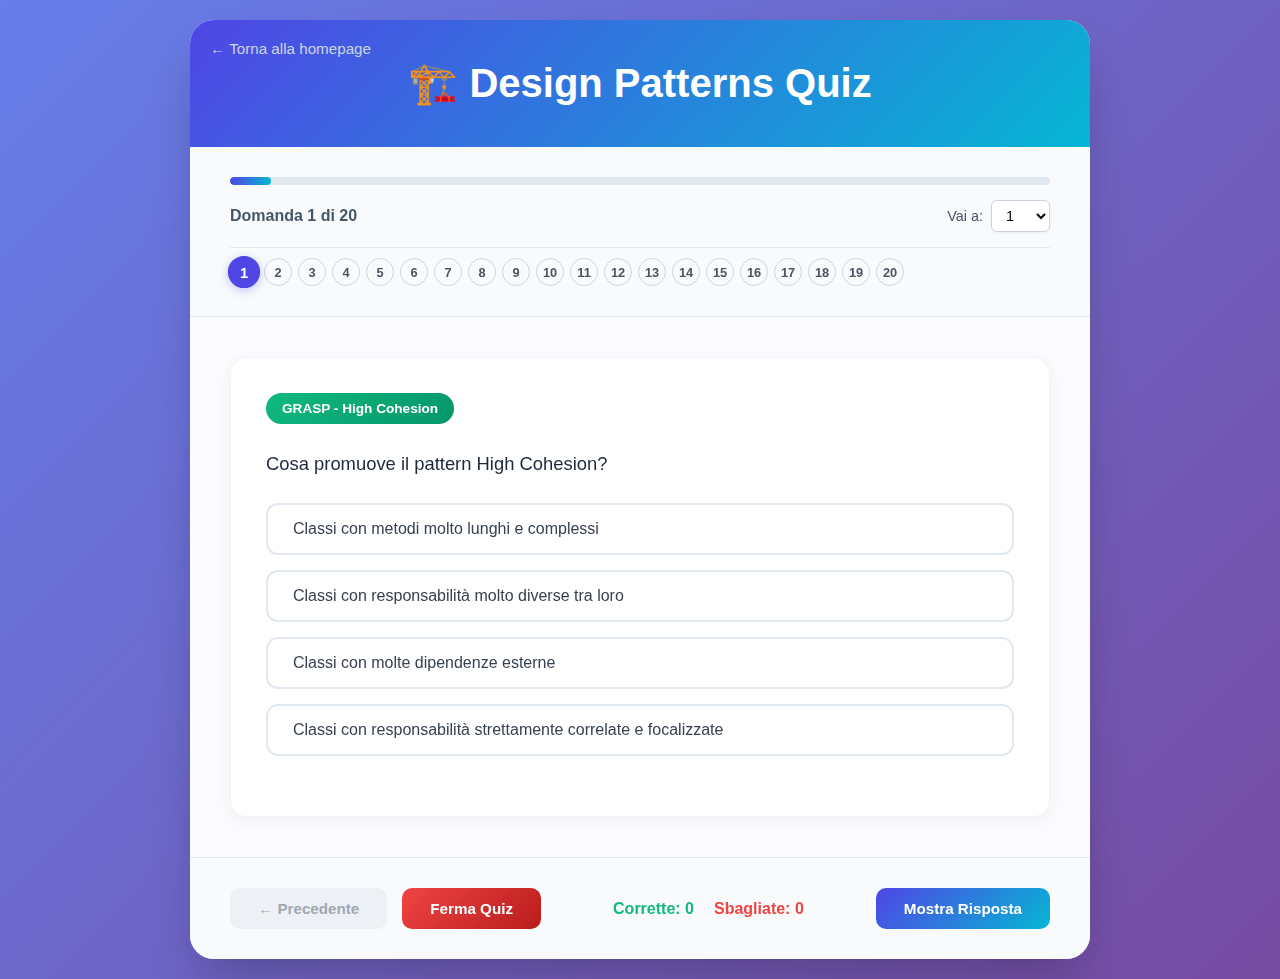
<file: pattern.html>
<!DOCTYPE html>
<html lang="it">
<head>
    <meta charset="UTF-8">
    <meta name="viewport" content="width=device-width, initial-scale=1.0">
    <title>Quiz Design Patterns</title>
    <link rel="manifest" href="manifest.json" />
    <meta name="theme-color" content="#ffffff">
    <style>
        /* Reset e Stili di Base */
        * {
            margin: 0;
            padding: 0;
            box-sizing: border-box;
        }

        /* Stili del corpo con gradiente e font moderno */
        body {
            font-family: 'Inter', -apple-system, BlinkMacSystemFont, 'Segoe UI', Roboto, sans-serif;
            background: linear-gradient(135deg, #667eea 0%, #764ba2 100%);
            min-height: 100vh;
            padding: 20px;
            display: flex;
            align-items: center;
            justify-content: center;
            color: #333;
        }

        /* Contenitore principale */
        .container {
            max-width: 900px;
            width: 100%;
            margin: 0 auto;
            background: rgba(255, 255, 255, 0.98);
            backdrop-filter: blur(12px);
            border-radius: 24px;
            box-shadow: 0 25px 50px -12px rgba(0, 0, 0, 0.25);
            overflow: hidden;
            display: flex;
            flex-direction: column;
        }

        /* Header del quiz */
        .header {
            background: linear-gradient(135deg, #4f46e5, #06b6d4);
            color: white;
            padding: 40px;
            text-align: center;
            position: relative; /* Per posizionare la freccia di ritorno */
        }

        .header h1 {
            font-size: 2.5rem;
            font-weight: 700;
        }

        .back-link {
            position: absolute;
            top: 20px;
            left: 20px;
            color: #cbd5e1;
            text-decoration: none;
            font-size: 0.95rem;
            transition: color 0.2s ease;
        }

        .back-link:hover {
            color: white;
        }

        /* Sezione della barra di progresso */
        .progress-section {
            padding: 30px 40px;
            background: #f8fafc;
            border-bottom: 1px solid #e2e8f0;
            transition: opacity 0.3s ease-in-out;
        }

        .progress-bar {
            width: 100%;
            height: 8px;
            background: #e2e8f0;
            border-radius: 4px;
            overflow: hidden;
            margin-bottom: 15px;
        }

        .progress-fill {
            height: 100%;
            background: linear-gradient(90deg, #4f46e5, #06b6d4);
            width: 0%;
            transition: width 0.4s cubic-bezier(0.25, 1, 0.5, 1);
            border-radius: 4px;
        }

        .progress-text {
            font-weight: 600;
            color: #475569;
        }

        /* Contenuto del quiz (domande) */
        .quiz-content {
            padding: 40px;
            flex-grow: 1;
            transition: opacity 0.3s ease-in-out;
        }

        /* Card della singola domanda */
        .question-card {
            background: white;
            border-radius: 16px;
            padding: 35px;
            box-shadow: 0 4px 20px rgba(0, 0, 0, 0.05);
            border: 1px solid #f1f5f9;
            animation: fadeIn 0.5s forwards;
        }

        @keyframes fadeIn {
            from { opacity: 0; transform: translateY(15px); }
            to { opacity: 1; transform: translateY(0); }
        }

        .question-header {
            display: flex;
            justify-content: space-between;
            align-items: center;
            margin-bottom: 25px;
            flex-wrap: wrap;
            gap: 15px;
        }

        .pattern-category, .question-type {
            padding: 8px 16px;
            border-radius: 20px;
            font-size: 0.85rem;
            font-weight: 600;
            color: white;
        }

        /* Colori per le categorie */
        .grasp { background: linear-gradient(135deg, #10b981, #059669); }
        .gof-creational { background: linear-gradient(135deg, #f59e0b, #d97706); }
        .gof-structural { background: linear-gradient(135deg, #3b82f6, #2563eb); }
        .gof-behavioral { background: linear-gradient(135deg, #8b5cf6, #7c3aed); }

        .question-text {
            font-size: 1.15rem;
            line-height: 1.6;
            color: #1e293b;
            margin-bottom: 25px;
            font-weight: 500;
        }

        /* Opzioni di risposta */
        .options {
            display: grid;
            gap: 15px;
            margin-bottom: 25px;
        }

        .option {
            padding: 15px 25px;
            border: 2px solid #e2e8f0;
            border-radius: 12px;
            background: white;
            cursor: pointer;
            transition: all 0.2s ease;
            font-weight: 500;
            text-align: left;
            color: #374151;
        }

        .option:not(.selected):not(.correct):not(.incorrect):hover {
            border-color: #4f46e5;
            transform: translateY(-2px);
            box-shadow: 0 4px 15px rgba(79, 70, 229, 0.1);
        }

        .option.selected {
            border-color: #4f46e5;
            background: linear-gradient(135deg, #4f46e5, #06b6d4);
            color: white;
            box-shadow: 0 6px 20px rgba(79, 70, 229, 0.2);
        }

        .option.correct {
            border-color: #10b981;
            background: linear-gradient(135deg, #10b981, #059669);
            color: white;
        }

        .option.incorrect {
            border-color: #ef4444;
            background: linear-gradient(135deg, #ef4444, #dc2626);
            color: white;
        }

        .option.disabled {
            cursor: not-allowed;
            opacity: 0.7;
        }

        /* Spiegazione della risposta */
        .explanation {
            margin-top: 25px;
            padding: 20px;
            background: #f1f5f9;
            border-radius: 10px;
            border-left: 4px solid #4f46e5;
            animation: fadeIn 0.5s 0.2s forwards;
        }
        .explanation h4 { color: #4f46e5; margin-bottom: 10px; }
        .explanation p { color: #475569; line-height: 1.6; }

        /* Controlli di navigazione */
        .controls {
            padding: 30px 40px;
            background: #f8fafc;
            border-top: 1px solid #e2e8f0;
            display: flex;
            justify-content: space-between;
            align-items: center;
            flex-wrap: wrap;
            gap: 15px;
        }

        .btn {
            padding: 12px 28px;
            border: none;
            border-radius: 10px;
            font-weight: 600;
            cursor: pointer;
            transition: all 0.2s ease;
            font-size: 0.95rem;
        }
        .btn:disabled { opacity: 0.5; cursor: not-allowed; }
        .btn-primary { background: linear-gradient(135deg, #4f46e5, #06b6d4); color: white; }
        .btn-secondary { background: #e2e8f0; color: #475569; }
        .btn-danger { background: linear-gradient(135deg, #ef4444, #b91c1c); color: white; }

        .current-stats {
            display: flex;
            gap: 20px;
            font-weight: 600;
            color: #475569;
            flex-grow: 1;
            justify-content: center;
        }
        .current-stats .correct-count { color: #10b981; }
        .current-stats .incorrect-count { color: #ef4444; }

        .progress-text-container {
            display: flex;
            justify-content: space-between;
            align-items: center;
            flex-wrap: wrap;
            gap: 10px; /* Spazio tra testo progresso e dropdown */
            margin-top: 10px; /* Spazio dalla barra di progresso */
            margin-bottom: 15px; /* Spazio prima della mappa delle domande */
        }

        /* .progress-text è già definito */

        .question-jump-section {
            display: flex;
            align-items: center;
            gap: 8px;
        }

        .question-jump-section label {
            font-weight: 500;
            color: #475569;
            font-size: 0.9rem;
        }

        #questionJump {
            padding: 6px 10px;
            border-radius: 6px;
            border: 1px solid #cbd5e1; /* Bordo più leggero */
            background-color: white;
            font-family: 'Inter', sans-serif;
            font-size: 0.9rem;
            cursor: pointer;
            box-shadow: 0 1px 3px rgba(0,0,0,0.05);
        }

        #questionJump:focus {
            outline: none;
            border-color: #4f46e5;
            box-shadow: 0 0 0 2px rgba(79, 70, 229, 0.2);
        }


        /* Stili per la Mappa delle Domande */
        .question-map {
            display: flex;
            flex-wrap: wrap;
            gap: 6px; /* Spazio tra i marcatori */
            padding-top: 10px; /* Spazio sopra la mappa */
            border-top: 1px solid #e2e8f0; /* Separatore leggero */
            margin-top: 15px;
        }

        .question-marker {
            width: 28px; /* Leggermente più piccoli */
            height: 28px;
            border: 1px solid #d1d5db; /* Grigio chiaro */
            border-radius: 50%; /* Cerchi */
            display: flex;
            align-items: center;
            justify-content: center;
            font-size: 0.8rem;
            font-weight: 600;
            color: #4b5563; /* Grigio scuro per il testo */
            cursor: pointer;
            background-color: #f9fafb; /* Sfondo molto chiaro */
            transition: all 0.2s ease-in-out;
        }

        .question-marker:hover {
            border-color: #6366f1; /* Viola per hover */
            background-color: #eef2ff; /* Sfondo viola molto chiaro */
            color: #4338ca;
        }

        .question-marker.current {
            border-color: #4f46e5;
            background-color: #4f46e5;
            color: white;
            transform: scale(1.15);
            box-shadow: 0 2px 8px rgba(79, 70, 229, 0.3);
        }

        .question-marker.answered {
            background-color: #e5e7eb; /* Grigio più scuro per risposte date (non ancora valutate) */
            border-color: #9ca3af;
            color: #374151;
        }

        .question-marker.correct {
            background-color: #10b981; /* Verde */
            color: white;
            border-color: #059669;
        }

        .question-marker.incorrect {
            background-color: #ef4444; /* Rosso */
            color: white;
            border-color: #dc2626;
        }

        /* Sezione dei risultati */
        .results { text-align: center; padding: 60px 40px; }
        .score-circle { width: 150px; height: 150px; border-radius: 50%; display: flex; align-items: center; justify-content: center; margin: 0 auto 30px; }
        .score-inner { width: 120px; height: 120px; background: white; border-radius: 50%; display: flex; flex-direction: column; align-items: center; justify-content: center; }
        .score-percentage { font-size: 2.2rem; font-weight: 700; color: #4f46e5; }
        .score-label { font-size: 0.9rem; color: #6b7280; margin-top: 5px; }
        .results h2 { font-size: 2rem; color: #1e293b; margin-bottom: 15px; }
        .results p { font-size: 1.1rem; color: #6b7280; margin-bottom: 30px; }
        .stats { display: grid; grid-template-columns: repeat(auto-fit, minmax(160px, 1fr)); gap: 20px; margin: 40px 0; }
        .stat { background: white; padding: 20px; border-radius: 12px; box-shadow: 0 4px 15px rgba(0, 0, 0, 0.05); }
        .stat-value { font-size: 1.8rem; font-weight: 700; }
        #correctStat .stat-value { color: #10b981; }
        #incorrectStat .stat-value { color: #ef4444; }
        .stat-label { font-size: 0.9rem; color: #6b7280; margin-top: 5px; }

        .hidden { display: none !important; }

        @media (max-width: 768px) {
            body { padding: 0; }
            .container { border-radius: 0; min-height: 100vh; }
            .header { padding: 30px 20px; }
            .header h1 { font-size: 2rem; }
            .back-link { top: 15px; left: 15px; }
            .quiz-content, .controls, .progress-section { padding: 20px; }
            .controls { flex-direction: column; gap: 15px; }
            .current-stats { width: 100%; justify-content: space-around; }
            .progress-section { padding: 20px; }
            .progress-text-container {
                flex-direction: column; /* Impila gli elementi verticalmente */
                align-items: flex-start; /* Allinea a sinistra */
                gap: 12px;
            }
            .question-jump-section {
                width: 100%; /* Occupa tutta la larghezza */
            }
            #questionJump {
                flex-grow: 1; /* Fa espandere il select */
            }
            .question-map {
                justify-content: center; /* Centra i marcatori se non riempiono la riga */
            }
        }

    </style>
</head>
<body>
<div class="container">
    <header class="header">
        <h1>🏗️ Design Patterns Quiz</h1>
        <a href="index.html" class="back-link">← Torna alla homepage</a>
    </header>

    <section class="progress-section" aria-live="polite">
        <div class="progress-bar">
            <div class="progress-fill" id="progressFill"></div>
        </div>
        <div class="progress-text-container">
            <span class="progress-text">
                Domanda <span id="currentQuestion">1</span> di <span id="totalQuestions">0</span>
            </span>
            <div class="question-jump-section">
                <label for="questionJump">Vai a:</label>
                <select id="questionJump"></select>
            </div>
        </div>
        <div id="questionMap" class="question-map">
            </div>
    </section>

    <main class="quiz-content" id="quizContent">
    </main>

    <footer class="controls">
        <button class="btn btn-secondary" id="prevBtn">← Precedente</button>
        <button class="btn btn-danger" id="stopBtn">Ferma Quiz</button>
        <div class="current-stats">
            <span class="correct-count">Corrette: <span id="currentCorrectCount">0</span></span>
            <span class="incorrect-count">Sbagliate: <span id="currentIncorrectCount">0</span></span>
        </div>
        <div>
            <button class="btn btn-primary" id="showAnswerBtn">Mostra Risposta</button>
            <button class="btn btn-primary hidden" id="nextBtn">Successiva →</button>
        </div>
    </footer>

    <section class="results hidden" id="results" aria-live="assertive">
        <div class="score-circle" id="scoreCircle">
            <div class="score-inner">
                <div class="score-percentage" id="scorePercentage">0%</div>
                <div class="score-label">Punteggio Totale</div>
            </div>
        </div>
        <h2>Quiz Terminato!</h2>
        <p>Ecco il riepilogo della tua sessione.</p>
        <div class="stats">
            <div class="stat" id="correctStat">
                <div class="stat-value">0</div>
                <div class="stat-label">Corrette (su Totali)</div>
            </div>
            <div class="stat" id="incorrectStat">
                <div class="stat-value">0</div>
                <div class="stat-label">Sbagliate (su Totali)</div>
            </div>
            <div class="stat" id="answeredCorrectStat">
                <div class="stat-value">0 / 0</div>
                <div class="stat-label">Corrette / Date</div>
            </div>
            <div class="stat" id="answeredIncorrectStat">
                <div class="stat-value">0 / 0</div>
                <div class="stat-label">Sbagliate / Date</div>
            </div>
        </div>
        <button class="btn btn-primary" id="restartBtn">🔄 Ricomincia Quiz</button>
    </section>
</div>

<script>
    const allowedPatterns = [
        'Creator', 'Information Expert', 'Low Coupling', 'High Cohesion', 'Controller',
        'Abstract Factory', 'Singleton', 'Builder',
        'Adapter', 'Composite', 'Decorator', 'Facade',
        'Observer', 'State', 'Strategy', 'Visitor', 'Command', 'Iterator'
    ];
    const allowedTypes = ['Problema-Soluzione', 'UML'];

    const originalQuestions = [
        // GRASP
        { pattern: 'Creator', category: 'GRASP', type: 'Problema-Soluzione', question: 'Quale problema risolve il pattern Creator?', options: ['Chi deve essere responsabile per la creazione di istanze di una classe?', 'Come mantenere basso l\'accoppiamento tra classi?', 'Come assegnare responsabilità agli oggetti?', 'Come gestire la comunicazione tra oggetti?'], correct: 0, explanation: 'Il pattern Creator affronta il problema di determinare quale classe dovrebbe essere responsabile della creazione di istanze di altre classi.' },
        { pattern: 'Information Expert', category: 'GRASP', type: 'Problema-Soluzione', question: 'Quale soluzione propone il pattern Information Expert?', options: ['Centralizzare tutte le informazioni in una classe', 'Assegnare la responsabilità alla classe che ha le informazioni necessarie', 'Creare una classe dedicata per ogni tipo di informazione', 'Utilizzare variabili globali per condividere informazioni'], correct: 1, explanation: 'Information Expert suggerisce di assegnare la responsabilità alla classe che possiede le informazioni necessarie per svolgere quel compito.' },
        { pattern: 'Low Coupling', category: 'GRASP', type: 'Problema-Soluzione', question: 'Quale problema affronta il pattern Low Coupling?', options: ['Come aumentare la dipendenza tra classi?', 'Come ridurre l\'impatto dei cambiamenti e aumentare il riuso?', 'Come centralizzare le responsabilità?', 'Come aumentare le prestazioni del sistema?'], correct: 1, explanation: 'Low Coupling mira a ridurre le dipendenze tra classi per minimizzare l\'impatto dei cambiamenti e favorire il riuso.' },
        { pattern: 'High Cohesion', category: 'GRASP', type: 'Problema-Soluzione', question: 'Cosa promuove il pattern High Cohesion?', options: ['Classi con responsabilità molto diverse tra loro', 'Classi con responsabilità strettamente correlate e focalizzate', 'Classi con molte dipendenze esterne', 'Classi con metodi molto lunghi e complessi'], correct: 1, explanation: 'High Cohesion promuove classi con responsabilità strettamente correlate e ben focalizzate, rendendo il codice più comprensibile e mantenibile.' },
        { pattern: 'Controller', category: 'GRASP', type: 'Problema-Soluzione', question: 'Quale problema risolve il pattern Controller?', options: ['Come gestire l\'interfaccia utente?', 'Chi dovrebbe gestire gli eventi di input del sistema?', 'Come implementare la persistenza dei dati?', 'Come ottimizzare le prestazioni del database?'], correct: 1, explanation: 'Il pattern Controller determina quale oggetto dovrebbe ricevere e coordinare (controllare) gli eventi di input del sistema.' },
        // GoF Creational
        { pattern: 'Singleton', category: 'GoF Creational', type: 'Problema-Soluzione', question: 'Quale problema risolve il pattern Singleton?', options: ['Come creare famiglie di oggetti correlati?', 'Come garantire che una classe abbia una sola istanza?', 'Come separare la costruzione di oggetti complessi?', 'Come clonare oggetti prototipo?'], correct: 1, explanation: 'Singleton garantisce che una classe abbia una sola istanza e fornisce un punto di accesso globale ad essa.' },
        { pattern: 'Abstract Factory', category: 'GoF Creational', type: 'Problema-Soluzione', question: 'Quale soluzione fornisce il pattern Abstract Factory?', options: ['Crea una singola istanza globale', 'Fornisce un\'interfaccia per creare famiglie di oggetti correlati', 'Separa l\'algoritmo dalla struttura dati', 'Permette di aggiungere nuove operazioni senza modificare le classi'], correct: 1, explanation: 'Abstract Factory fornisce un\'interfaccia per creare famiglie di oggetti correlati o dipendenti senza specificare le loro classi concrete.' },
        // GoF Structural
        { pattern: 'Adapter', category: 'GoF Structural', type: 'Problema-Soluzione', question: 'Quale problema risolve il pattern Adapter?', options: ['Come comporre oggetti in strutture ad albero?', 'Come permettere a classi con interfacce incompatibili di lavorare insieme?', 'Come aggiungere responsabilità a oggetti dinamicamente?', 'Come condividere efficientemente oggetti simili?'], correct: 1, explanation: 'Adapter permette a classi con interfacce incompatibili di lavorare insieme, agendo come un ponte tra di esse.' },
        { pattern: 'Composite', category: 'GoF Structural', type: 'Problema-Soluzione', question: 'Quale struttura crea il pattern Composite?', options: ['Una catena di oggetti collegati', 'Una struttura ad albero di oggetti', 'Una pila di oggetti', 'Una mappa di oggetti chiave-valore'], correct: 1, explanation: 'Composite permette di comporre oggetti in strutture ad albero per rappresentare gerarchie parte-tutto.' },
        { pattern: 'Decorator', category: 'GoF Structural', type: 'Problema-Soluzione', question: 'Come funziona il pattern Decorator?', options: ['Modifica direttamente la classe originale', 'Avvolge l\'oggetto originale in uno o più wrapper', 'Sostituisce completamente l\'oggetto originale', 'Crea una copia modificata dell\'oggetto'], correct: 1, explanation: 'Decorator permette di aggiungere nuove funzionalità agli oggetti avvolgendoli in wrapper che contengono i nuovi comportamenti.' },
        // GoF Behavioral
        { pattern: 'Observer', category: 'GoF Behavioral', type: 'Problema-Soluzione', question: 'Quale problema risolve il pattern Observer?', options: ['Come iterare attraverso una collezione?', 'Come notificare automaticamente più oggetti quando cambia lo stato?', 'Come incapsulare algoritmi intercambiabili?', 'Come gestire richieste in una catena di handler?'], correct: 1, explanation: 'Observer definisce una dipendenza uno-a-molti tra oggetti, così quando uno cambia stato, tutti i dipendenti vengono notificati automaticamente.' },
        { pattern: 'State', category: 'GoF Behavioral', type: 'Problema-Soluzione', question: 'Quale soluzione propone il pattern State?', options: ['Usa un grande switch/if per gestire gli stati', 'Incapsula ogni stato in una classe separata', 'Memorizza tutti gli stati in un array', 'Ignora completamente il concetto di stato'], correct: 1, explanation: 'State permette a un oggetto di cambiare il suo comportamento quando il suo stato interno cambia, incapsulando ogni stato in una classe separata.' },
        { pattern: 'Strategy', category: 'GoF Behavioral', type: 'Problema-Soluzione', question: 'Quale problema affronta il pattern Strategy?', options: ['Come gestire le notifiche tra oggetti?', 'Come rendere algoritmi intercambiabili in runtime?', 'Come visitare elementi di una struttura complessa?', 'Come gestire stati complessi di un oggetto?'], correct: 1, explanation: 'Strategy definisce una famiglia di algoritmi, li incapsula e li rende intercambiabili durante l\'esecuzione.' },
        { pattern: 'Visitor', category: 'GoF Behavioral', type: 'Problema-Soluzione', question: 'Quale vantaggio offre il pattern Visitor?', options: ['Semplifica la struttura degli oggetti visitati', 'Permette di aggiungere nuove operazioni senza modificare le classi esistenti', 'Riduce il numero di classi nel sistema', 'Migliora le prestazioni dell\'accesso ai dati'], correct: 1, explanation: 'Visitor permette di definire nuove operazioni senza cambiare le classi degli elementi su cui opera, separando algoritmi dalla struttura.' },
        // UML
        { pattern: 'Creator', category: 'GRASP', type: 'UML', question: 'Nel diagramma UML del pattern Creator, quale relazione è tipicamente mostrata?', options: ['Ereditarietà tra creator e prodotto', 'Composizione o aggregazione tra creator e prodotto', 'Associazione bidirezionale', 'Dipendenza circolare'], correct: 1, explanation: 'Il Creator tipicamente ha una relazione di composizione o aggregazione con gli oggetti che crea, mostrata con diamante pieno o vuoto.' },
        { pattern: 'Singleton', category: 'GoF Creational', type: 'UML', question: 'Come è rappresentato il costruttore nel diagramma UML di Singleton?', options: ['Pubblico (+)', 'Privato (-)', 'Protetto (#)', 'Statico (sottolineato)'], correct: 1, explanation: 'Nel Singleton, il costruttore è privato (-) per impedire l\'istanziazione diretta dall\'esterno della classe.' },
        { pattern: 'Observer', category: 'GoF Behavioral', type: 'UML', question: 'Nel pattern Observer, quale interfaccia implementano tipicamente gli observer?', options: ['Subject', 'Observer o Listener', 'ConcreteSubject', 'Publisher'], correct: 1, explanation: 'Gli observer implementano un\'interfaccia Observer (o Listener) che definisce il metodo update() per ricevere notifiche.' },
        { pattern: 'Strategy', category: 'GoF Behavioral', type: 'UML', question: 'Nel diagramma UML di Strategy, il Context ha quale tipo di relazione con Strategy?', options: ['Ereditarietà', 'Composizione', 'Realizzazione', 'Dipendenza semplice'], correct: 3, explanation: 'Il Context utilizza l\'interfaccia Strategy per delegare l\'esecuzione dell\'algoritmo, il che stabilisce una dipendenza semplice. Questo permette al Context di variare l\'algoritmo concreto in modo flessibile.' },
        { pattern: 'Composite', category: 'GoF Structural', type: 'UML', question: 'Nel pattern Composite, come è mostrata la relazione tra Composite e Component?', options: ['Aggregazione semplice', 'Composizione ricorsiva (Composite contiene Component)', 'Ereditarietà multipla', 'Associazione bidirezionale'], correct: 1, explanation: 'Composite eredita da Component e contiene anche una collezione di Component, creando una struttura ricorsiva.' },
        { pattern: 'Decorator', category: 'GoF Structural', type: 'UML', question: 'Nel pattern Decorator, quale caratteristica ha la classe Decorator?', options: ['È finale e non può essere estesa', 'Implementa la stessa interfaccia del componente decorato', 'È statica e contiene solo metodi di utilità', 'È astratta e non può essere istanziata'], correct: 1, explanation: 'Decorator implementa la stessa interfaccia del componente che decora, permettendo di sostituirlo trasparentemente.' },
    ];

    let questions = [];

    const dom = {
        quizContent: document.getElementById('quizContent'),
        progressFill: document.getElementById('progressFill'),
        currentQuestion: document.getElementById('currentQuestion'),
        totalQuestions: document.getElementById('totalQuestions'),
        questionJumpSelect: document.getElementById('questionJump'),
        questionMapContainer: document.getElementById('questionMap'),
        prevBtn: document.getElementById('prevBtn'),
        nextBtn: document.getElementById('nextBtn'),
        showAnswerBtn: document.getElementById('showAnswerBtn'),
        stopBtn: document.getElementById('stopBtn'),
        restartBtn: document.getElementById('restartBtn'),
        results: document.getElementById('results'),
        scorePercentage: document.getElementById('scorePercentage'),
        correctStat: document.querySelector('#correctStat .stat-value'),
        incorrectStat: document.querySelector('#incorrectStat .stat-value'),
        answeredCorrectStat: document.querySelector('#answeredCorrectStat .stat-value'),
        answeredIncorrectStat: document.querySelector('#answeredIncorrectStat .stat-value'),
        scoreCircle: document.getElementById('scoreCircle'),
        progressSection: document.querySelector('.progress-section'),
        controls: document.querySelector('.controls'),
        currentCorrectCount: document.getElementById('currentCorrectCount'),
        currentIncorrectCount: document.getElementById('currentIncorrectCount'),
    };

    let state = {
        currentQuestionIndex: 0,
        userAnswers: [], // Array di oggetti { userAnswer: number | null, correct: boolean | null }
        isShowingAnswer: false,
    };

    function shuffleArray(array) {
        const shuffled = [...array];
        for (let i = shuffled.length - 1; i > 0; i--) {
            const j = Math.floor(Math.random() * (i + 1));
            [shuffled[i], shuffled[j]] = [shuffled[j], shuffled[i]];
        }
        return shuffled;
    }

    function shuffleOptionsAndCorrectIndex(question) {
        const optionsWithOriginalIndex = question.options.map((text, index) => ({ text, originalIndex: index }));
        const shuffledOptionsWithOriginalIndex = shuffleArray(optionsWithOriginalIndex);
        const newOptions = shuffledOptionsWithOriginalIndex.map(opt => opt.text);
        const newCorrectIndex = shuffledOptionsWithOriginalIndex.findIndex(opt => opt.originalIndex === question.correct);
        return { ...question, options: newOptions, correct: newCorrectIndex };
    }

    function getCategoryClass(category) {
        const classMap = {
            'GRASP': 'grasp',
            'GoF Creational': 'gof-creational',
            'GoF Structural': 'gof-structural',
            'GoF Behavioral': 'gof-behavioral',
        };
        return classMap[category] || '';
    }

    function initQuiz() {
        const filtered = originalQuestions.filter(q => allowedPatterns.includes(q.pattern) && allowedTypes.includes(q.type));
        questions = shuffleArray(filtered).map(q => shuffleOptionsAndCorrectIndex(q));

        state.currentQuestionIndex = 0;
        state.userAnswers = new Array(questions.length).fill(null).map(() => ({ userAnswer: null, correct: null }));
        state.isShowingAnswer = false;

        dom.results.classList.add('hidden');
        dom.quizContent.classList.remove('hidden');
        dom.controls.classList.remove('hidden');
        dom.progressSection.classList.remove('hidden');

        if (questions.length === 0) {
            dom.quizContent.innerHTML = "<p style='text-align:center; font-size:1.2rem; color:#6b7280;'>Nessuna domanda disponibile per i criteri selezionati. Prova a modificare i filtri o ad aggiungere più domande.</p>";
            dom.controls.classList.add('hidden');
            dom.progressSection.classList.add('hidden');
            return;
        }
        
        populateQuestionJump();
        populateQuestionMap();

        loadQuestion(); // Carica la prima domanda
        updateProgress();
        updateNavigation();
        updateCurrentStats();
    }

    function loadQuestion() {
        if (questions.length === 0) return;
        state.isShowingAnswer = false;
        const question = questions[state.currentQuestionIndex];
        const userAnswerObj = state.userAnswers[state.currentQuestionIndex];

        dom.quizContent.innerHTML = `
            <div class="question-card" data-question-id="${question.pattern}">
                <div class="question-header">
                    <span class="pattern-category ${getCategoryClass(question.category)}">${question.category} - ${question.pattern}</span>
                    <span class="question-type">${question.type}</span>
                </div>
                <div class="question-text">${question.question}</div>
                <div class="options">
                    ${question.options.map((option, index) => `<div class="option" data-answer="${index}">${option}</div>`).join('')}
                </div>
                <div class="explanation hidden">
                    <h4>Spiegazione:</h4>
                    <p>${question.explanation}</p>
                </div>
            </div>
        `;
        
        const optionsContainer = dom.quizContent.querySelector('.options');
        optionsContainer.addEventListener('click', handleOptionClick);


        if (userAnswerObj.userAnswer !== null) {
            const selectedOption = dom.quizContent.querySelector(`.option[data-answer="${userAnswerObj.userAnswer}"]`);
            if (selectedOption) selectedOption.classList.add('selected');

            if (userAnswerObj.correct !== null) { // Se la risposta è già stata valutata
                state.isShowingAnswer = true;
                const options = dom.quizContent.querySelectorAll('.option');
                options.forEach(opt => opt.classList.add('disabled'));
                const correctOption = dom.quizContent.querySelector(`.option[data-answer="${question.correct}"]`);
                if (correctOption) correctOption.classList.add('correct');
                if (!userAnswerObj.correct && selectedOption) {
                    selectedOption.classList.add('incorrect');
                }
                dom.quizContent.querySelector('.explanation').classList.remove('hidden');
            }
        }

        dom.showAnswerBtn.classList.toggle('hidden', state.isShowingAnswer);
        dom.nextBtn.classList.toggle('hidden', !state.isShowingAnswer);
        
        updateQuestionJumpHighlight();
        updateQuestionMapStyles();
        updateNavigation();
        updateCurrentStats();
    }

    function handleOptionClick(event) {
        const target = event.target;
        if (state.isShowingAnswer || !target.classList.contains('option')) return;

        const optionsContainer = target.closest('.options');
        if (!optionsContainer) return;

        optionsContainer.querySelectorAll('.option').forEach(opt => opt.classList.remove('selected'));
        target.classList.add('selected');

        const answerIndex = parseInt(target.dataset.answer, 10);
        state.userAnswers[state.currentQuestionIndex].userAnswer = answerIndex;
    }

    function showAnswer() {
        if (state.userAnswers[state.currentQuestionIndex].userAnswer === null) {
            alert("Per favore, seleziona una risposta prima.");
            return;
        }

        state.isShowingAnswer = true;
        const question = questions[state.currentQuestionIndex];
        const userAnswerIndex = state.userAnswers[state.currentQuestionIndex].userAnswer;
        const isCorrect = userAnswerIndex === question.correct;
        state.userAnswers[state.currentQuestionIndex].correct = isCorrect;

        loadQuestion(); // Ricarica per mostrare corretto/sbagliato e spiegazione
        updateCurrentStats(); // Aggiorna contatori
        updateQuestionMapStyles(); // Aggiorna la mappa visuale
    }

    function navigate(direction) {
        const newIndex = state.currentQuestionIndex + direction;
        if (newIndex >= 0 && newIndex < questions.length) {
            state.currentQuestionIndex = newIndex;
            loadQuestion();
            updateProgress();
        } else if (newIndex === questions.length) {
            showResults();
        }
    }

    function updateProgress() {
        if (questions.length === 0) return;
        const progress = ((state.currentQuestionIndex + 1) / questions.length) * 100;
        dom.progressFill.style.width = `${progress}%`;
        dom.currentQuestion.textContent = state.currentQuestionIndex + 1;
        dom.totalQuestions.textContent = questions.length;
    }

    function updateNavigation() {
        if (questions.length === 0) {
            dom.prevBtn.disabled = true;
            dom.nextBtn.disabled = true;
            return;
        }
        dom.prevBtn.disabled = state.currentQuestionIndex === 0;
        dom.nextBtn.textContent = state.currentQuestionIndex === questions.length - 1 ? '🏁 Termina Quiz' : 'Successiva →';
    }

    function updateCurrentStats() {
        const correctCount = state.userAnswers.filter(a => a.correct === true).length;
        const incorrectCount = state.userAnswers.filter(a => a.correct === false).length;
        dom.currentCorrectCount.textContent = correctCount;
        dom.currentIncorrectCount.textContent = incorrectCount;
    }

    function showResults() {
        dom.quizContent.classList.add('hidden');
        dom.controls.classList.add('hidden');
        dom.progressSection.classList.add('hidden');
        dom.results.classList.remove('hidden');

        const totalValidQuestions = questions.length; // Usare la lunghezza effettiva delle domande filtrate
        const answeredCount = state.userAnswers.filter(a => a.userAnswer !== null).length;
        const correctTotal = state.userAnswers.filter(a => a.correct === true).length;
        const incorrectTotal = state.userAnswers.filter(a => a.correct === false).length; // Solo quelle valutate come false

        const percentageTotal = totalValidQuestions > 0 ? Math.round((correctTotal / totalValidQuestions) * 100) : 0;

        dom.scorePercentage.textContent = `${percentageTotal}%`;
        dom.correctStat.textContent = correctTotal;
        dom.incorrectStat.textContent = incorrectTotal;
        dom.answeredCorrectStat.textContent = `${correctTotal} / ${answeredCount}`;
        dom.answeredIncorrectStat.textContent = `${incorrectTotal} / ${answeredCount}`;

        const gradientDegrees = (percentageTotal / 100) * 360;
        dom.scoreCircle.style.background = `conic-gradient(#4f46e5 ${gradientDegrees}deg, #e2e8f0 ${gradientDegrees}deg)`;
    }

    // --- Funzioni per Navigazione Avanzata ---
    function populateQuestionJump() {
        if (!dom.questionJumpSelect || questions.length === 0) return;
        dom.questionJumpSelect.innerHTML = '';
        questions.forEach((_, index) => {
            const option = document.createElement('option');
            option.value = index;
            option.textContent = index + 1;
            dom.questionJumpSelect.appendChild(option);
        });
        dom.questionJumpSelect.value = state.currentQuestionIndex;
    }

    function updateQuestionJumpHighlight() {
        if (dom.questionJumpSelect) {
            dom.questionJumpSelect.value = state.currentQuestionIndex;
        }
    }

    function handleQuestionJump(event) {
        const newIndex = parseInt(event.target.value, 10);
        if (newIndex >= 0 && newIndex < questions.length && newIndex !== state.currentQuestionIndex) {
            state.currentQuestionIndex = newIndex;
            loadQuestion();
            updateProgress();
            // updateNavigation e updateQuestionMapStyles sono chiamate da loadQuestion
        }
    }

    function populateQuestionMap() {
        if (!dom.questionMapContainer || questions.length === 0) return;
        dom.questionMapContainer.innerHTML = '';
        questions.forEach((_, index) => {
            const marker = document.createElement('div');
            marker.classList.add('question-marker');
            marker.dataset.index = index;
            marker.textContent = index + 1;
            marker.addEventListener('click', () => handleQuestionMarkerClick(index));
            dom.questionMapContainer.appendChild(marker);
        });
        updateQuestionMapStyles();
    }

    function handleQuestionMarkerClick(index) {
        if (index >= 0 && index < questions.length && index !== state.currentQuestionIndex) {
            state.currentQuestionIndex = index;
            loadQuestion();
            updateProgress();
             // updateNavigation e updateQuestionMapStyles sono chiamate da loadQuestion
        }
    }

    function updateQuestionMapStyles() {
        if (!dom.questionMapContainer || questions.length === 0) return;
        const markers = dom.questionMapContainer.querySelectorAll('.question-marker');
        markers.forEach(marker => {
            const index = parseInt(marker.dataset.index, 10);
            marker.classList.remove('current', 'answered', 'correct', 'incorrect');

            if (index === state.currentQuestionIndex) {
                marker.classList.add('current');
            }

            const answerInfo = state.userAnswers[index];
            if (answerInfo.correct === true) {
                marker.classList.add('correct');
            } else if (answerInfo.correct === false) {
                marker.classList.add('incorrect');
            } else if (answerInfo.userAnswer !== null) {
                marker.classList.add('answered');
            }
        });
    }
    // --- Fine Funzioni Navigazione Avanzata ---

    // Event Listeners
    dom.quizContent.addEventListener('click', handleOptionClick);
    dom.showAnswerBtn.addEventListener('click', showAnswer);
    dom.stopBtn.addEventListener('click', showResults);
    dom.nextBtn.addEventListener('click', () => navigate(1));
    dom.prevBtn.addEventListener('click', () => navigate(-1));
    dom.restartBtn.addEventListener('click', initQuiz);
    if (dom.questionJumpSelect) {
        dom.questionJumpSelect.addEventListener('change', handleQuestionJump);
    }
    
    document.addEventListener('DOMContentLoaded', initQuiz);
</script>
</body>
</html>
</file>
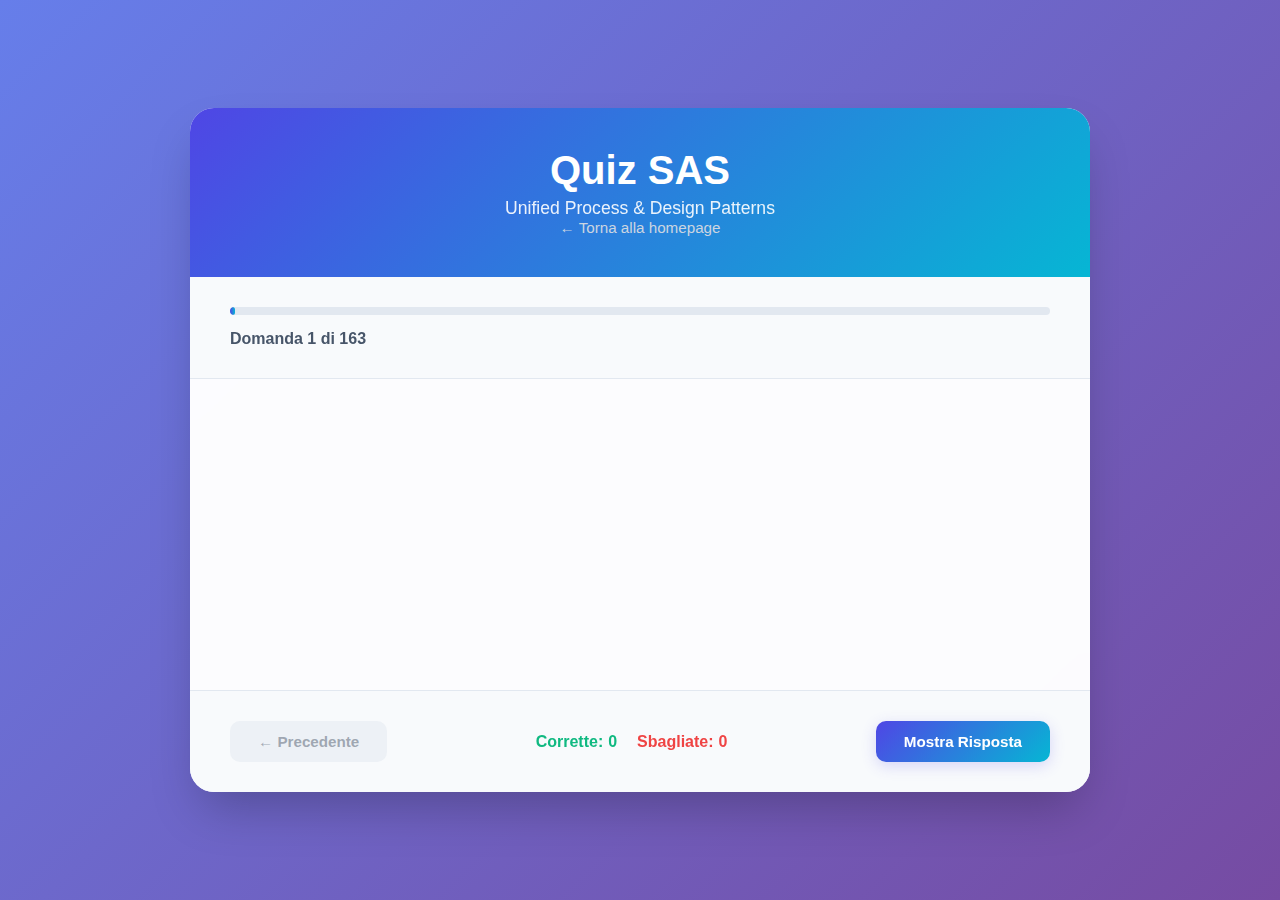
<file: theory.html>
<!DOCTYPE html>
<html lang="it">
<head>
    <meta charset="UTF-8">
    <meta name="viewport" content="width=device-width, initial-scale=1.0">
    <title>Quiz SAS - Architettura Software e Sistemi (Versione Migliorata)</title>
    <link rel="manifest" href="manifest.json" />
    <meta name="theme-color" content="#ffffff">

    <style>
        /* Reset e Stili di Base */
        * {
            margin: 0;
            padding: 0;
            box-sizing: border-box;
        }

        /* Stili del corpo con gradiente e font moderno */
        body {
            font-family: 'Inter', -apple-system, BlinkMacSystemFont, 'Segoe UI', Roboto, sans-serif;
            background: linear-gradient(135deg, #667eea 0%, #764ba2 100%);
            min-height: 100vh;
            padding: 20px;
            display: flex;
            align-items: center;
            justify-content: center;
            color: #333;
        }

        /* Contenitore principale */
        .container {
            max-width: 900px;
            width: 100%;
            margin: 0 auto;
            background: rgba(255, 255, 255, 0.98);
            backdrop-filter: blur(12px);
            border-radius: 24px;
            box-shadow: 0 25px 50px -12px rgba(0, 0, 0, 0.25);
            overflow: hidden;
            display: flex;
            flex-direction: column;
        }

        /* Header del quiz */
        .header {
            background: linear-gradient(135deg, #4f46e5, #06b6d4);
            color: white;
            padding: 40px;
            text-align: center;
        }

        .header h1 {
            font-size: 2.5rem;
            font-weight: 700;
        }

        .header p {
            font-size: 1.1rem;
            opacity: 0.9;
            margin-top: 5px;
        }

        /* Sezione della barra di progresso */
        .progress-section {
            padding: 30px 40px;
            background: #f8fafc;
            border-bottom: 1px solid #e2e8f0;
            transition: opacity 0.3s ease-in-out;
        }

        .progress-bar {
            width: 100%;
            height: 8px;
            background: #e2e8f0;
            border-radius: 4px;
            overflow: hidden;
            margin-bottom: 15px;
        }

        .progress-fill {
            height: 100%;
            background: linear-gradient(90deg, #4f46e5, #06b6d4);
            width: 0%;
            transition: width 0.4s cubic-bezier(0.25, 1, 0.5, 1);
            border-radius: 4px;
        }

        .progress-text {
            font-weight: 600;
            color: #475569;
        }

        /* Contenuto del quiz (domande) */
        .quiz-content {
            padding: 40px;
            flex-grow: 1;
            transition: opacity 0.3s ease-in-out;
        }

        /* Card della singola domanda */
        .question-card {
            background: white;
            border-radius: 16px;
            padding: 35px;
            box-shadow: 0 4px 20px rgba(0, 0, 0, 0.05);
            border: 1px solid #f1f5f9;
            opacity: 0;
            animation: fadeIn 0.5s forwards;
        }

        @keyframes fadeIn {
            from { opacity: 0; transform: translateY(15px); }
            to { opacity: 1; transform: translateY(0); }
        }

        .question-number {
            display: inline-block;
            background: linear-gradient(135deg, #4f46e5, #06b6d4);
            color: white;
            padding: 8px 16px;
            border-radius: 20px;
            font-weight: 600;
            font-size: 0.9rem;
            margin-bottom: 20px;
        }

        .question-text {
            font-size: 1.15rem;
            line-height: 1.6;
            color: #1e293b;
            margin-bottom: 25px;
        }

        /* Opzioni di risposta */
        .options {
            display: grid;
            grid-template-columns: 1fr 1fr;
            gap: 15px;
        }

        .option {
            padding: 15px 25px;
            border: 2px solid #e2e8f0;
            border-radius: 12px;
            background: white;
            cursor: pointer;
            transition: all 0.2s ease;
            font-weight: 500;
            text-align: center;
        }

        .option:not(.selected):not(.correct):not(.incorrect):hover {
            border-color: #4f46e5;
            transform: translateY(-2px);
            box-shadow: 0 4px 15px rgba(79, 70, 229, 0.1);
        }

        .option.selected {
            border-color: #4f46e5;
            background: linear-gradient(135deg, #4f46e5, #06b6d4);
            color: white;
            box-shadow: 0 6px 20px rgba(79, 70, 229, 0.2);
        }

        .option.correct {
            border-color: #10b981;
            background: linear-gradient(135deg, #10b981, #059669);
            color: white;
            transform: scale(1.02);
        }

        .option.incorrect {
            border-color: #ef4444;
            background: linear-gradient(135deg, #ef4444, #dc2626);
            color: white;
        }

        .option.disabled {
            cursor: not-allowed;
            opacity: 0.7;
        }

        /* Spiegazione della risposta */
        .explanation {
            margin-top: 25px;
            padding: 20px;
            background: #f1f5f9;
            border-radius: 10px;
            border-left: 4px solid #4f46e5;
            opacity: 0;
            animation: fadeIn 0.5s 0.2s forwards;
        }

        .explanation h4 {
            color: #4f46e5;
            margin-bottom: 10px;
        }

        .explanation p {
            color: #475569;
            line-height: 1.6;
        }

        /* Controlli di navigazione */
        .controls {
            padding: 30px 40px;
            background: #f8fafc;
            border-top: 1px solid #e2e8f0;
            display: flex;
            justify-content: space-between;
            align-items: center;
            transition: opacity 0.3s ease-in-out;
            flex-wrap: wrap; /* Permette il wrap su schermi piccoli */
            gap: 15px; /* Spazio tra gli elementi */
        }

        .btn {
            padding: 12px 28px;
            border: none;
            border-radius: 10px;
            font-weight: 600;
            cursor: pointer;
            transition: all 0.2s ease;
            font-size: 0.95rem;
            display: flex;
            align-items: center;
            gap: 8px;
        }

        .btn:active {
            transform: translateY(1px) scale(0.98);
        }

        .btn:disabled {
            opacity: 0.5;
            cursor: not-allowed;
        }

        .btn-primary {
            background: linear-gradient(135deg, #4f46e5, #06b6d4);
            color: white;
            box-shadow: 0 4px 15px rgba(79, 70, 229, 0.2);
        }

        .btn-primary:not(:disabled):hover {
            transform: translateY(-2px);
            box-shadow: 0 8px 25px rgba(79, 70, 229, 0.3);
        }

        .btn-secondary {
            background: #e2e8f0;
            color: #475569;
        }

        .btn-secondary:not(:disabled):hover {
            background: #cbd5e1;
        }

        .back-link {
            color: #cbd5e1;
            text-decoration: none;
            font-size: 0.95rem;
            transition: color 0.2s ease;
        }

        .back-link:hover {
            color: #4f46e5; /* Cambia colore all'hover */
        }

        /* Stili per la sezione dei conteggi attuali */
        .current-stats {
            display: flex;
            gap: 20px;
            font-weight: 600;
            color: #475569;
            flex-grow: 1; /* Permette di occupare spazio */
            justify-content: center; /* Centra orizzontalmente se c'è spazio */
        }

        .current-stats span {
            display: flex;
            align-items: center;
            gap: 5px;
        }

        .current-stats .correct-count {
            color: #10b981; /* Verde per le corrette */
        }

        .current-stats .incorrect-count {
            color: #ef4444; /* Rosso per le sbagliate */
        }

        /* Sezione dei risultati */
        .results {
            text-align: center;
            padding: 60px 40px;
            opacity: 0;
            animation: fadeIn 0.6s forwards;
        }

        .score-circle {
            width: 150px;
            height: 150px;
            border-radius: 50%;
            display: flex;
            align-items: center;
            justify-content: center;
            margin: 0 auto 30px;
            transition: background 1s ease-in-out;
        }

        .score-inner {
            width: 120px;
            height: 120px;
            background: white;
            border-radius: 50%;
            display: flex;
            flex-direction: column;
            align-items: center;
            justify-content: center;
            box-shadow: 0 0 20px rgba(0,0,0,0.05);
        }

        .score-percentage {
            font-size: 2.2rem;
            font-weight: 700;
            color: #4f46e5;
        }

        .score-label {
            font-size: 0.9rem;
            color: #6b7280;
            margin-top: 5px;
        }

        .results h2 {
            font-size: 2rem;
            color: #1e293b;
            margin-bottom: 15px;
        }

        .results p {
            font-size: 1.1rem;
            color: #6b7280;
            margin-bottom: 30px;
        }

        .stats {
            display: grid;
            grid-template-columns: repeat(auto-fit, minmax(160px, 1fr));
            gap: 20px;
            margin: 40px 0;
        }

        .stat {
            background: white;
            padding: 20px;
            border-radius: 12px;
            box-shadow: 0 4px 15px rgba(0, 0, 0, 0.05);
        }

        .stat-value {
            font-size: 1.8rem;
            font-weight: 700;
        }

        #correctStat .stat-value { color: #10b981; }
        #incorrectStat .stat-value { color: #ef4444; }
        #percentageStat .stat-value { color: #4f46e5; }

        .stat-label {
            font-size: 0.9rem;
            color: #6b7280;
            margin-top: 5px;
        }

        /* Classe di utilità */
        .hidden {
            display: none !important;
        }

        /* Media Queries per responsività */
        @media (max-width: 768px) {
            body { padding: 0; }
            .container { border-radius: 0; min-height: 100vh; }
            .header { padding: 30px 20px; }
            .header h1 { font-size: 2rem; }
            .quiz-content, .controls { padding: 20px; }
            .options { grid-template-columns: 1fr; }
            .controls { flex-direction: column; gap: 15px; }
            .results { padding: 40px 20px; }
            .current-stats {
                width: 100%; /* Occupano tutta la larghezza */
                justify-content: space-around; /* Distribuiscono lo spazio */
            }
        }
    </style>
</head>
<body>
<div class="container">
    <header class="header">
        <h1>Quiz SAS</h1>
        <p>Unified Process & Design Patterns</p>
        <a href="index.html" class="back-link">← Torna alla homepage</a>
    </header>

    <section class="progress-section" aria-live="polite">
        <div class="progress-bar">
            <div class="progress-fill" id="progressFill"></div>
        </div>
        <div class="progress-text">
            Domanda <span id="currentQuestion">1</span> di <span id="totalQuestions">0</span>
        </div>
    </section>

    <main class="quiz-content" id="quizContent">
    </main>

    <footer class="controls">
        <button class="btn btn-secondary" id="prevBtn">← Precedente</button>
        <div class="current-stats">
            <span class="correct-count">Corrette: <span id="currentCorrectCount">0</span></span>
            <span class="incorrect-count">Sbagliate: <span id="currentIncorrectCount">0</span></span>
        </div>
        <div>
            <button class="btn btn-primary" id="showAnswerBtn">Mostra Risposta</button>
            <button class="btn btn-primary hidden" id="nextBtn">Successiva →</button>
        </div>
    </footer>

    <section class="results hidden" id="results" aria-live="assertive">
        <div class="score-circle" id="scoreCircle">
            <div class="score-inner">
                <div class="score-percentage" id="scorePercentage">0%</div>
                <div class="score-label">Punteggio Totale</div>
            </div>
        </div>
        <h2>Quiz Completato!</h2>
        <p>Ecco il riepilogo della tua sessione.</p>

        <div class="stats">
            <div class="stat" id="correctStat">
                <div class="stat-value">0</div>
                <div class="stat-label">Corrette (su Totali)</div>
            </div>
            <div class="stat" id="incorrectStat">
                <div class="stat-value">0</div>
                <div class="stat-label">Sbagliate (su Totali)</div>
            </div>
            <div class="stat" id="answeredCorrectStat">
                <div class="stat-value">0 / 0</div>
                <div class="stat-label">Corrette / Date</div>
            </div>
            <div class="stat" id="answeredIncorrectStat">
                <div class="stat-value">0 / 0</div>
                <div class="stat-label">Sbagliate / Date</div>
            </div>
        </div>

        <button class="btn btn-primary" id="restartBtn">
            🔄 Ricomincia Quiz
        </button>
    </section>
</div>

<script>
    // Quiz questions with correct answers and explanations
    const originalQuestions = [
        {
            id: 1,
            text: "In UP, la disciplina dei requisiti ha l'obiettivo di produrre una lista dei requisiti, capire il contesto del sistema, catturare i requisiti funzionali e i requisiti non-funzionali",
            correct: true,
            explanation: "La disciplina dei requisiti in UP ha effettivamente come obiettivi principali: produrre una lista dei requisiti, comprendere il contesto del sistema, e catturare sia i requisiti funzionali che non-funzionali."
        },
        {
            id: 2,
            text: "Il modello di dominio include la definizione di oggetti, associazioni e attributi di classi software",
            correct: false,
            explanation: "Il modello di dominio rappresenta classi CONCETTUALI del dominio del problema, non classi software. Include oggetti concettuali, associazioni e attributi del mondo reale."
        },
        {
            id: 3,
            text: "Il modello di dominio è un dizionario visuale delle classi concettuali",
            correct: true,
            explanation: "Corretto. Il modello di dominio è una rappresentazione visuale (dizionario visuale) delle classi concettuali rilevanti nel dominio del problema."
        },
        {
            id: 4,
            text: "Il modello di dominio è una rappresentazione testuale delle classi concettuali, oggetti reali del dominio",
            correct: false,
            explanation: "Il modello di dominio è una rappresentazione VISUALE (non testuale) delle classi concettuali. Utilizza diagrammi UML per rappresentare graficamente i concetti."
        },
        {
            id: 5,
            text: "Il modello di dominio non è parte della disciplina dei requisiti",
            correct: true,
            explanation: "Il modello di dominio è parte della disciplina di Modellazione del Business in UP. Aiuta a comprendere e documentare i concetti del dominio del problema."
        },
        {
            id: 6,
            text: "Nelle associazioni nel modello di dominio la direzione di lettura va sempre specificata",
            correct: false,
            explanation: "La direzione di lettura nelle associazioni del modello di dominio NON va sempre specificata. È opzionale e si usa solo quando serve chiarire il significato dell'associazione."
        },
        {
            id: 7,
            text: "L'associazione nel modello di dominio è per sua natura unidirezionale",
            correct: false,
            explanation: "Le associazioni nel modello di dominio sono per natura BIDIREZIONALI. Rappresentano relazioni concettuali che possono essere navigate in entrambe le direzioni."
        },
        {
            id: 8,
            text: "L'associazione nel modello di dominio rappresenta una relazione significativa tra classi",
            correct: true,
            explanation: "Corretto. Le associazioni nel modello di dominio rappresentano relazioni significative e rilevanti tra le classi concettuali del dominio."
        },
        {
            id: 9,
            text: "L'associazione nel modello di dominio rappresenta un valore logico degli oggetti di una classe",
            correct: false,
            explanation: "Le associazioni rappresentano RELAZIONI tra classi, non valori logici degli oggetti. I valori logici sono rappresentati dagli attributi."
        },
        {
            id: 10,
            text: "L'associazione nel modello di dominio rappresenta un'insieme di n-tuple di oggetti delle classi",
            correct: true,
            explanation: "Matematicamente, un'associazione può essere vista come un insieme di n-tuple (coppie, triple, ecc.) di oggetti delle classi coinvolte nella relazione."
        },
        {
            id: 11,
            text: "Il modello di dominio è una rappresentazione testuale delle classi concettuali, oggetti reali del dominio",
            correct: false,
            explanation: "Il modello di dominio è una rappresentazione VISUALE (non testuale) delle classi concettuali, utilizzando diagrammi UML."
        },
        {
            id: 12,
            text: "Il modello di dominio è un dizionario visuale delle classi concettuali",
            correct: true,
            explanation: "Corretto. Il modello di dominio funge da dizionario visuale che definisce e illustra le classi concettuali rilevanti nel dominio."
        },
        {
            id: 13,
            text: "Il MODELLO DI DOMINIO: Insieme di diagrammi di classi UML che includono associazioni tra classi software",
            correct: false,
            explanation: "Il modello di dominio include associazioni tra classi CONCETTUALI, non classi software. Le classi software appartengono al modello di progetto."
        },
        {
            id: 14,
            text: "Il MODELLO DI DOMINIO: Rappresentazione grafica degli oggetti software",
            correct: false,
            explanation: "Il modello di dominio rappresenta oggetti CONCETTUALI del dominio del problema, non oggetti software che appartengono all'implementazione."
        },
        {
            id: 15,
            text: "Il MODELLO DI DOMINIO: Rappresentazione visuale delle classi concettuali",
            correct: true,
            explanation: "Corretto. Il modello di dominio è una rappresentazione visuale delle classi concettuali rilevanti nel dominio del problema."
        },
        {
            id: 16,
            text: "Il MODELLO DI DOMINIO: Insieme di diagrammi di classi UML che includono associazioni tra classi concettuali",
            correct: true,
            explanation: "Corretto. Il modello di dominio utilizza diagrammi di classi UML per rappresentare classi concettuali e le loro associazioni."
        },
        {
            id: 17,
            text: "Il MODELLO DI DOMINIO: Rappresentazione visuale delle classi JAVA",
            correct: false,
            explanation: "Il modello di dominio rappresenta classi CONCETTUALI del dominio, non classi Java che sono parte dell'implementazione software."
        },
        {
            id: 18,
            text: "Il MODELLO DI DOMINIO: Insieme di diagrammi di classi UML che includono le responsabilità di fare",
            correct: false,
            explanation: "Il modello di dominio NON include responsabilità 'di fare' (metodi). Le responsabilità sono assegnate durante la fase di progetto, non nell'analisi del dominio."
        },
        {
            id: 19,
            text: "Un caso d'uso rappresenta una maniera di utilizzare il sistema da parte di un utente per raggiungere un suo obbiettivo",
            correct: true,
            explanation: "Corretto. Un caso d'uso descrive come un attore (utente) interagisce con il sistema per raggiungere un obiettivo specifico."
        },
        {
            id: 20,
            text: "La narrativa di un caso d'uso viene espressa a livello delle intenzioni dell'utente e della responsabilità del sistema",
            correct: true,
            explanation: "Corretto. I casi d'uso sono scritti dal punto di vista delle intenzioni dell'utente e delle responsabilità che il sistema deve assumere per soddisfarle."
        },
        {
            id: 21,
            text: "La narrativa di un caso d'uso viene espressa a livello delle azioni concrete dell'utente e delle responsabilità del sistema",
            correct: false,
            explanation: "I casi d'uso sono scritti a livello di INTENZIONI dell'utente, non di azioni concrete. Le azioni concrete appartengono a un livello di dettaglio troppo basso."
        },
        {
            id: 22,
            text: "Un caso d'uso è sempre completato (implementato) in una solo iterazione",
            correct: false,
            explanation: "Un caso d'uso può essere implementato in più iterazioni. Spesso si implementano prima gli scenari base e successivamente quelli alternativi."
        },
        {
            id: 23,
            text: "Un caso d'uso rappresenta l'insieme di funzionalità di un sistema",
            correct: false,
            explanation: "Un caso d'uso rappresenta UN MODO SPECIFICO di utilizzare il sistema per raggiungere un obiettivo, non l'insieme di tutte le funzionalità."
        },
        {
            id: 24,
            text: "I requisiti funzionali non catturati dai casi d'uso vengono descritti nelle specifiche supplementari",
            correct: true,
            explanation: "Corretto. Le specifiche supplementari documentano i requisiti funzionali che non sono catturati dai casi d'uso (es. report, formati di file, ecc.)."
        },
        {
            id: 25,
            text: "L'analisi linguistica dei casi d'uso nel formato dettagliato è una fonte di ispirazione per la costruzione del modello di dominio",
            correct: true,
            explanation: "Corretto. L'analisi dei sostantivi e dei concetti nei casi d'uso dettagliati aiuta a identificare le classi concettuali per il modello di dominio."
        },
        {
            id: 26,
            text: "Il modello di dominio riporta i concetti significativi relativi ai casi d'uso",
            correct: true,
            explanation: "Corretto. Il modello di dominio include i concetti del dominio che sono rilevanti per i casi d'uso del sistema."
        },
        {
            id: 27,
            text: "L'analisi linguistica dei casi d'uso nel formato dettagliato è una fonte di ispirazione per la costruzione del modello di dominio",
            correct: true,
            explanation: "Corretto. L'analisi linguistica dei casi d'uso (identificazione di sostantivi, concetti) è una tecnica fondamentale per costruire il modello di dominio."
        },
        {
            id: 28,
            text: "I requisiti non funzionali sono descritti completamente dai casi d'uso",
            correct: false,
            explanation: "I casi d'uso catturano principalmente requisiti FUNZIONALI. I requisiti non-funzionali (performance, sicurezza, usabilità) sono documentati nelle specifiche supplementari."
        },
        {
            id: 29,
            text: "I contratti sono considerati parte del modello dei casi d'uso poiché forniscono maggiori dettagli dell'analisi, sull'effetto delle operazioni di sistema implicate dai casi d'uso",
            correct: true,
            explanation: "Corretto. I contratti delle operazioni di sistema forniscono dettagli aggiuntivi sugli effetti delle operazioni identificate nei casi d'uso."
        },
        {
            id: 30,
            text: "I CASI D'USO Sono una collezione di soli scenari di successo che descrivono un attore che usa il sistema per raggiungere un obbiettivo specifico",
            correct: false,
            explanation: "I casi d'uso includono sia scenari di SUCCESSO che scenari ALTERNATIVI (inclusi quelli di fallimento). Non sono limitati ai soli scenari di successo."
        },
        {
            id: 31,
            text: "I casi d'uso sono descrizioni testuali di scenari di uso interessanti del sistema software che si deve realizzare",
            correct: true,
            explanation: "Corretto. I casi d'uso sono descrizioni testuali che documentano scenari di utilizzo significativi del sistema da sviluppare."
        },
        {
            id: 32,
            text: "I casi d'uso servono a catturare i requisiti funzionali",
            correct: true,
            explanation: "Corretto. Il principale scopo dei casi d'uso è catturare e documentare i requisiti funzionali del sistema."
        },
        {
            id: 33,
            text: "In UP i casi d'uso vengono utilizzati per catturare i requisiti funzionali nella disciplina dei requisiti",
            correct: true,
            explanation: "Corretto. Nel Unified Process, i casi d'uso sono lo strumento principale per catturare i requisiti funzionali durante la disciplina dei requisiti."
        },
        {
            id: 34,
            text: "I casi d'uso sono caratteristiche del sistema",
            correct: false,
            explanation: "I casi d'uso NON sono caratteristiche del sistema, ma descrivono COME il sistema viene utilizzato dagli attori per raggiungere obiettivi specifici."
        },
        {
            id: 35,
            text: "I casi d'uso sono utilizzati per pianificare le iterazioni",
            correct: true,
            explanation: "Corretto. I casi d'uso sono utilizzati per organizzare e pianificare le iterazioni di sviluppo, implementando i casi d'uso più critici nelle prime iterazioni."
        },
        {
            id: 36,
            text: "In UP i casi d'uso sono descritti mediante il linguaggio UML",
            correct: false,
            explanation: "I casi d'uso in UP sono descritti principalmente in linguaggio NATURALE (testo), non in UML. UML fornisce solo i diagrammi dei casi d'uso per mostrare le relazioni."
        },
        {
            id: 37,
            text: "DURANTE LA FASE DI ELABORAZIONE Si scrivono circa il 10% dei casi d'uso tra i più critici in formato dettagliato utilizzando template appositi",
            correct: false,
            explanation: "Durante l'ideazione si scrive in dettaglio circa il 10% dei casi d'uso più critici e rischiosi per guidare l'architettura. La fase di Elaborazione è invece il momento in cui la maggior parte dei requisiti viene chiarita e stabilizzata, portando ad una percentuale molto più alta (40-80%) di casi d'uso dettagliati entro la fine di questa fase. Vengono implementati il 100% dei requisiti funzionali del progetto (preso dai quiz)."
        },
        {
            id: 38,
            text: "In percentuale sul totale di casi d'uso complessivi di un progetto, sono pari al 5% quelli che dovrebbero essere realizzati entro la conclusione della fase di ideazione?",
            correct: true,
            explanation: "Corretto. Durante la fase di ideazione si implementa circa il 5% dei casi d'uso tra tutti quelli identificati."
        },
        {
            id: 39,
            text: "I casi d'uso mettono in risalto gli obiettivi degli utenti",
            correct: true,
            explanation: "Corretto. I casi d'uso sono organizzati attorno agli obiettivi che gli utenti (attori) vogliono raggiungere utilizzando il sistema."
        },
        {
            id: 40,
            text: "I casi d'uso sono utilizzati per la scoperta e la definizione dei requisiti non funzionali",
            correct: false,
            explanation: "I casi d'uso sono utilizzati principalmente per i requisiti FUNZIONALI. I requisiti non-funzionali sono documentati nelle specifiche supplementari."
        },
        {
            id: 41,
            text: "I casi d'uso sono utilizzati per la scoperta e la definizione dei requisiti funzionali",
            correct: true,
            explanation: "Corretto. I casi d'uso sono lo strumento principale per scoprire, definire e documentare i requisiti funzionali del sistema."
        },
        {
            id: 42,
            text: "I casi d'uso mettono in risalto gli obiettivi del sistema",
            correct: false,
            explanation: "I casi d'uso mettono in risalto gli obiettivi degli UTENTI (attori), non del sistema. Il sistema risponde agli obiettivi degli utenti."
        },
        {
            id: 43,
            text: "I casi d'uso sono utilizzati solo nelle prime iterazioni di sviluppo",
            correct: false,
            explanation: "I casi d'uso sono utilizzati durante TUTTO il processo di sviluppo, non solo nelle prime iterazioni. Guidano implementazione, test e validazione."
        },
        {
            id: 44,
            text: "Il principale input per la redazione dei contratti sono le operazioni di sistema e il modello di dominio",
            correct: true,
            explanation: "Corretto. I contratti sono scritti per le operazioni di sistema identificate negli SSD, utilizzando il modello di dominio per descrivere gli effetti."
        },
        {
            id: 45,
            text: "Le post-condizioni descrivono i cambiamenti di stato degli oggetti nel modello di dominio dopo il completamento dell'operazione",
            correct: true,
            explanation: "Corretto. Le post-condizioni nei contratti descrivono come cambiano gli stati degli oggetti del modello di dominio dopo l'esecuzione dell'operazione."
        },
        {
            id: 46,
            text: "I contratti servono come input per il modello di dominio",
            correct: false,
            explanation: "I contratti NON servono come input per il modello di dominio. È il contrario: il modello di dominio serve come input per scrivere i contratti."
        },
        {
            id: 47,
            text: "La responsabilità sono assegnate ai concetti definiti nel modello di dominio",
            correct: false,
            explanation: "Le responsabilità sono assegnate alle CLASSI SOFTWARE durante la progettazione, non ai concetti del modello di dominio che rappresenta solo l'analisi."
        },
        {
            id: 48,
            text: "I contratti delle operazioni di sistema usano pre e post- condizioni per descrivere nel dettaglio i cambiamenti agli oggetti (concettuali) in un modello di dominio",
            correct: true,
            explanation: "Corretto. I contratti utilizzano pre-condizioni e post-condizioni per descrivere dettagliatamente come le operazioni di sistema modificano gli oggetti concettuali."
        },
        {
            id: 49,
            text: "I contratti servono come input per il modello di dominio",
            correct: false,
            explanation: "I contratti NON servono come input per il modello di dominio. Il modello di dominio è creato prima e serve come base per scrivere i contratti."
        },
        {
            id: 50,
            text: "Le pre-condizioni descrivono i cambiamenti di stato degli oggetti nel modello di dominio dopo il completamento dell'operazione",
            correct: false,
            explanation: "Le pre-condizioni descrivono lo stato che deve esistere PRIMA dell'operazione. Sono le POST-condizioni che descrivono i cambiamenti dopo l'operazione."
        },
        {
            id: 51,
            text: "La composizione di oggetti è definita staticamente attraverso la specifica delle classi e delle associazioni",
            correct: true,
            explanation: "Corretto. La composizione viene definita staticamente nel codice attraverso la definizione delle classi e delle loro relazioni di composizione."
        },
        {
            id: 52,
            text: "Il meccanismo di specializzazione per il riuso del codice è detto white-box",
            correct: true,
            explanation: "Corretto. L'ereditarietà (specializzazione) è chiamata riuso 'white-box' perché la sottoclasse ha visibilità sui dettagli interni della superclasse."
        },
        {
            id: 53,
            text: "La modifica dell'interfaccia di una classe ha in generale un basso impatto nelle sottoclassi",
            correct: false,
            explanation: "La modifica dell'interfaccia di una classe ha generalmente un ALTO impatto sulle sottoclassi, che dipendono dall'interfaccia della superclasse."
        },
        {
            id: 54,
            text: "I pattern GRASP sono espressi in termini di responsabilità, ruoli e collaborazioni",
            correct: true,
            explanation: "Corretto. I pattern GRASP (General Responsibility Assignment Software Patterns) si concentrano sull'assegnazione di responsabilità, ruoli e collaborazioni tra oggetti."
        },
        {
            id: 55,
            text: "La decisione sull'assegnazione delle responsabilità precede sempre la codifica",
            correct: false,
            explanation: "L'assegnazione delle responsabilità è parte della progettazione (OOD) che precede logicamente la fase di implementazione/codifica, ma le decisioni sull’assegnazione delle responsabilità agli oggetti possono anche essere prese mentre si esegue la codifica oppure durante la modellazione."
        },
        {
            id: 56,
            text: "L'utilizzo dei pattern GRASP è svolto all'interno della disciplina dei requisiti di UP",
            correct: false,
            explanation: "I pattern GRASP sono utilizzati nella disciplina di PROGETTAZIONE (Design), non nella disciplina dei requisiti. Riguardano l'assegnazione di responsabilità alle classi software."
        },
        {
            id: 57,
            text: "Le responsabilità sono assegnate alle classi durante la OOD",
            correct: true,
            explanation: "Corretto. L'Object-Oriented Design (OOD) è la fase in cui si assegnano le responsabilità alle classi software utilizzando principi come i pattern GRASP."
        },
        {
            id: 58,
            text: "Il meccanismo di delega è preferibile al meccanismo di specializzazione per il riuso del codice",
            correct: true,
            explanation: "Corretto. La composizione/delega (riuso black-box) è generalmente preferibile all'ereditarietà perché è più flessibile e mantiene un minor accoppiamento."
        },
        {
            id: 59,
            text: "L'ereditarietà rispetta l'incapsulamento",
            correct: false,
            explanation: "L'ereditarietà NON rispetta completamente l'incapsulamento perché la sottoclasse ha accesso ai membri protetti della superclasse, rompendo l'incapsulamento."
        },
        {
            id: 60,
            text: "La composizione di oggetti è un meccanismo di riuso del codice detto black-box",
            correct: true,
            explanation: "Corretto. La composizione è chiamata riuso 'black-box' perché gli oggetti componenti sono utilizzati solo attraverso le loro interfacce pubbliche."
        },
        {
            id: 61,
            text: "Un metodo di una classe software rappresenta una responsabilità 'a fare' per le istanze di tale classe",
            correct: true,
            explanation: "Corretto. I metodi rappresentano le responsabilità 'doing' (a fare) di una classe, cioè quello che gli oggetti di quella classe sanno fare."
        },
        {
            id: 62,
            text: "DURANTE LA FASE DI ELABORAZIONE Non vengono effettuati test al codice di sviluppo",
            correct: false,
            explanation: "Durante la fase di elaborazione SI effettuano test al codice. È una fase in cui si programma il nucleo architetturale e lo si testa."
        },
        {
            id: 63,
            text: "DURANTE LA FASE DI ELABORAZIONE Non si sviluppa codice",
            correct: false,
            explanation: "Durante la fase di elaborazione SI sviluppa codice. Si programma il nucleo architetturale del sistema per validare l'architettura proposta."
        },
        {
            id: 64,
            text: "DURANTE LA FASE DI ELABORAZIONE Viene scoperta e stabilizzata la maggior parte dei requisiti",
            correct: true,
            explanation: "Corretto. L'elaborazione è la fase in cui si scoprono e stabilizzano la maggior parte dei requisiti, completando l'analisi iniziata nell'ideazione."
        },
        {
            id: 65,
            text: "DURANTE LA FASE DI ELABORAZIONE Si realizza uno studio economico per stabilire l'ordine di grandezza del progetto e dei costi",
            correct: false,
            explanation: "Lo studio economico preliminare viene fatto durante la fase di IDEAZIONE, non di elaborazione. L'elaborazione raffina le stime."
        },
        {
            id: 66,
            text: "DURANTE LA FASE DI ELABORAZIONE Viene programmato il nucleo, rischioso, dell'architettura",
            correct: true,
            explanation: "Corretto. Durante l'elaborazione si programma e testa il nucleo architetturale del sistema, concentrandosi sulle parti più rischiose."
        },
        {
            id: 67,
            text: "In UML per responsabilità si intende la specifica di un metodo associato ad una classe Java",
            correct: false,
            explanation: "In UML, responsabilità è un concetto più generale che include sia 'knowing' che 'doing'. Non è limitato ai soli metodi Java."
        },
        {
            id: 68,
            text: "In UML per responsabilità si intende la specifica di una variabile di istanza di una classe Java",
            correct: false,
            explanation: "Le variabili di istanza sono parte delle responsabilità 'knowing', ma la responsabilità in UML è un concetto più ampio che include anche le azioni."
        },
        {
            id: 69,
            text: "In UML per responsabilità si intende un contratto o un obbligo di un classificatore",
            correct: true,
            explanation: "Corretto. In UML, una responsabilità è definita come un contratto o obbligo di un classificatore (classe), che include sia knowing che doing."
        },
        {
            id: 70,
            text: "In UML per responsabilità si intende la specifica di una variabile di istanza o di un metodo associato ad una classe Java",
            correct: false,
            explanation: "La responsabilità in UML è un concetto più astratto di contratto/obbligo, non semplicemente l'implementazione in variabili o metodi Java."
        },
        {
            id: 71,
            text: "Gli SSD Sono espressi attraverso i diagrammi di comunicazione di UML",
            correct: false,
            explanation: "Gli SSD (System Sequence Diagrams) sono espressi attraverso i diagrammi di SEQUENZA di UML, non i diagrammi di comunicazione."
        },
        {
            id: 72,
            text: "Gli SSD Mostrano l'ordine degli eventi generati dagli attori esterni al sistema",
            correct: true,
            explanation: "Corretto. Gli SSD mostrano la sequenza temporale degli eventi di sistema generati dagli attori esterni per uno specifico scenario di caso d'uso."
        },
        {
            id: 73,
            text: "I contratti costituiscono un input per gli SSD delle operazioni e per la progettazione degli oggetti",
            correct: false,
            explanation: "È il contrario: gli SSD sono input per i contratti. Gli SSD identificano le operazioni di sistema, per le quali poi si scrivono i contratti."
        },
        {
            id: 74,
            text: "Un evento di sistema è un evento interno al sistema",
            correct: false,
            explanation: "Un evento di sistema è un evento che arriva al sistema dall'ESTERNO, generato da un attore esterno. Gli eventi interni non sono eventi di sistema."
        },
        {
            id: 75,
            text: "Gli SSD mostrano gli eventi generati dagli attori esterni al sistema",
            correct: true,
            explanation: "Corretto. Gli SSD (System Sequence Diagrams) mostrano gli eventi di sistema generati dagli attori esterni durante l'esecuzione di un caso d'uso."
        },
        {
            id: 76,
            text: "In percentuale sul totale dei requisiti funzionali di un progetto, quelli che dovrebbero essere identificati entro la conclusione della fase di IDEAZIONE sono pari al 50%? ",
            correct: false,
            explanation: "Alla fine dell'ideazione si dovrebbe aver identificato circa il 70% dei requisiti funzionali, non il 50%. Il 50% è troppo poco per completare l'ideazione."
        },
        {
            id: 77,
            text: "In percentuale sul totale dei requisiti funzionali di un progetto, quelli che dovrebbero essere identificati entro la conclusione della fase di ELABORAZIONE sono pari al 100%?",
            correct: true,
            explanation: "Corretto. Alla fine dell'elaborazione dovrebbero essere identificati praticamente tutti i requisiti funzionali, per poter pianificare accuratamente la costruzione."
        },
        {
            id: 78,
            text: "Il riuso white-box è preferibile al riuso black-box",
            correct: false,
            explanation: "Il riuso black-box (composizione) è generalmente preferibile al riuso white-box (ereditarietà) perché offre maggiore flessibilità e minor accoppiamento."
        },
        {
            id: 79,
            text: "Il meccanismo di ereditarietà non è preferibile al meccanismo di delega per ottenere il riuso del software",
            correct: true,
            explanation: "Corretto. La delega (composizione) è spesso preferibile all'ereditarietà per il riuso perché è più flessibile e mantiene un accoppiamento più basso."
        },
        {
            id: 80,
            text: "L'ereditarietà si avvale del meccanismo di delega",
            correct: false,
            explanation: "L'ereditarietà e la delega sono meccanismi ALTERNATIVI per il riuso del codice. L'ereditarietà non si avvale della delega."
        },
        {
            id: 81,
            text: "Il meccanismo di composizione non rispetta l'incapsulamento",
            correct: false,
            explanation: "Il meccanismo di composizione RISPETTA l'incapsulamento perché accede agli oggetti componenti solo attraverso le loro interfacce pubbliche."
        },
        {
            id: 82,
            text: "Le operazioni di sistema possono essere identificate mentre si abbozzano gli SSD",
            correct: true,
            explanation: "Corretto. Le operazioni di sistema vengono identificate durante la creazione degli SSD, che mostrano gli eventi che il sistema deve gestire."
        },
        {
            id: 83,
            text: "I contratti descrivono in modo dettagliato i cambiamenti richiesti dall'esecuzione di una operazione di sistema, descrivono come devono essere ottenuti questi risultati",
            correct: false,
            explanation: "I contratti descrivono COSA deve succedere (post-condizioni), ma NON descrivono COME ottenere questi risultati. Il 'come' è parte della progettazione."
        },
        {
            id: 84,
            text: "I pattern GoF incentivano l'uso dell'ereditarietà come meccanismo di riuso del codice, in particolare attraverso il pattern composite",
            correct: false,
            explanation: "I pattern GoF generalmente SCORAGGIANO l'uso eccessivo dell'ereditarietà per il riuso. Il pattern Composite usa l'ereditarietà per il polimorfismo, non per il riuso."
        },
        {
            id: 85,
            text: "I pattern GoF prediligono l'utilizzo del meccanismo di ereditarietà per ottenere la specializzazione",
            correct: false,
            explanation: "I pattern GoF enfatizzano il principio 'favor composition over inheritance' - preferire la composizione all'ereditarietà anche per la specializzazione."
        },
        {
            id: 86,
            text: "I pattern GoF incentivano i meccanismi di riuso del software attraverso la definizione di gerarchie di classi",
            correct: false,
            explanation: "I pattern GoF promuovono il riuso attraverso la COMPOSIZIONE e la delega, non attraverso gerarchie di classi estese."
        },
        {
            id: 87,
            text: "I pattern GoF prediligono l'utilizzo del meccanismo di ereditarietà per ottenere il polimorfismo",
            correct: true,
            explanation: "Corretto. I pattern GoF utilizzano l'ereditarietà principalmente per ottenere il POLIMORFISMO (comportamenti diversi con interfaccia comune), non per il riuso del codice."
        },
        {
            id: 88,
            text: "I pattern GoF Composite fornisce caratteristiche addizionali ad elementi atomici (foglie), mantenendo una interfaccia comune",
            correct: false,
            explanation: "Il pattern Composite NON fornisce caratteristiche addizionali alle foglie. Permette di trattare oggetti semplici e composti uniformemente."
        },
        {
            id: 89,
            text: "Il pattern GoF Composite permette di costruire tassonomie di classi",
            correct: false,
            explanation: "Il pattern Composite permette di costruire strutture ad ALBERO di oggetti, non tassonomie di classi. Le tassonomie sono gerarchie di ereditarietà."
        },
        {
            id: 90,
            text: "Il pattern GoF Composite utilizza il meccanismo di specializzazione per rendere l'interfaccia delle entità atomiche esattamente come l'interfaccia delle entità composte",
            correct: false,
            explanation: "Il Composite usa la generalizzazione per far sì che foglie e nodi composti implementino la stessa interfaccia, permettendo un trattamento uniforme."
        },
        {
            id: 91,
            text: "Il pattern GoF Composite permette di evitare l'esplosione delle sottoclassi per supportare un ampio numero di estensioni e combinazioni di esse",
            correct: false,
            explanation: "Questo è il pattern DECORATOR, non Composite. Il Composite organizza oggetti in strutture ad albero, non evita l'esplosione di sottoclassi."
        },
        {
            id: 92,
            text: "Il pattern GoF Composite permette di costruire strutture ricorsive in modo che ad un cliente l'intera struttura sia vista come una singola entità",
            correct: true,
            explanation: "Corretto. Il pattern Composite permette di costruire strutture ad albero dove i client possono trattare oggetti semplici e composti uniformemente."
        },
        {
            id: 93,
            text: "L'extreme programming promuove lo sviluppo seguito dai test",
            correct: false,
            explanation: "XP promuove il TDD (Test-Driven Development): prima si scrivono i test, POI si scrive il codice per farli passare. I test precedono lo sviluppo."
        },
        {
            id: 94,
            text: "I test unitari hanno lo scopo di verificare la comunicazione tra specifiche parti del sistema",
            correct: false,
            explanation: "I test unitari verificano il comportamento di singole UNITÀ (metodi, classi) in isolamento. I test di integrazione verificano la comunicazione tra parti."
        },
        {
            id: 95,
            text: "Preparazione, esecuzione, verifica e rilascio sono le parti del test unitario",
            correct: true,
            explanation: "Corretto. Le fasi tipiche di un test unitario sono: Setup (preparazione), Exercise (esecuzione), Verify (verifica) e Release (rilascio)."
        },
        {
            id: 96,
            text: "Il refactoring prevede di applicare piccole trasformazioni che preservano il comportamento",
            correct: true,
            explanation: "Corretto. Il refactoring consiste nell'applicare piccole trasformazioni al codice che migliorano la struttura senza modificare il comportamento esterno."
        },
        {
            id: 97,
            text: "I test unitari sono utilizzati per dimostrare che il refactoring non abbia causato una regressione",
            correct: true,
            explanation: "Corretto. I test unitari servono come rete di sicurezza durante il refactoring, assicurando che il comportamento rimanga invariato."
        },
        {
            id: 98,
            text: "La progettazione object-oriented in UP ha il fine di identificare le responsabilità e assegnarle ad un opportuno oggetto o classe",
            correct: true,
            explanation: "Corretto. L'OOD in UP si concentra sull'identificazione delle responsabilità software e sulla loro assegnazione alle classi appropriate."
        },
        {
            id: 99,
            text: "La coesione è la misura di quanto fortemente un elemento è connesso ad altri elementi, ha conoscenza di altri elementi e dipende da altri elementi",
            correct: false,
            explanation: "Questa è la definizione di ACCOPPIAMENTO. La coesione misura quanto le responsabilità di un singolo elemento sono correlate tra loro."
        },
        {
            id: 100,
            text: "Il pattern GRASP Information Expert e High Cohesion sono pattern valutativi",
            correct: false,
            explanation: "Low Coupling e High Cohesion sono pattern GRASP valutativi che forniscono criteri per valutare la qualità delle soluzioni di design."
        },
        {
            id: 101,
            text: "La creazione di un oggetto è di responsabilità di un oggetto che aggrega, contiene un'istanza dell'oggetto da creare",
            correct: true,
            explanation: "Corretto. Secondo il pattern GRASP Creator, la responsabilità di creare un oggetto spetta spesso a chi lo aggrega, contiene o usa intensivamente."
        },
        {
            id: 102,
            text: "Una classe con accoppiamento alto fa molte cose non correlate tra loro e svolge troppo lavoro",
            correct: false,
            explanation: "Questa è la definizione di bassa COESIONE. L'alto accoppiamento indica molte dipendenze verso altre classi, non necessariamente molte responsabilità."
        },
        {
            id: 103,
            text: "Il refactoring è una pratica promossa dal metodo iterativo e agile xp",
            correct: true,
            explanation: "Corretto. Il refactoring è una delle pratiche fondamentali di XP (Extreme Programming) e dei metodi agili in generale."
        },
        {
            id: 104,
            text: "Il refactoring prevede lo sviluppo guidato dai test, ovvero uno sviluppo preceduto dai test",
            correct: false,
            explanation: "Il refactoring e il TDD sono pratiche SEPARATE. Il refactoring migliora il codice esistente, il TDD è una tecnica di sviluppo guidata dai test."
        },
        {
            id: 105,
            text: "Il refactoring è un metodo strutturato e disciplinato per scrivere o ristrutturare del codice esistente",
            correct: true,
            explanation: "Corretto. Il refactoring è un processo disciplinato per ristrutturare codice esistente migliorandone la struttura senza cambiarne il comportamento."
        },
        {
            id: 106,
            text: "DURANTE LA FASE DI ELABORAZIONE: I requisiti e le iterazioni sono organizzati in base alla richiesta dell'utente finale",
            correct: false,
            explanation: "Durante l'elaborazione i requisiti sono organizzati in base a RISCHIO e CRITICITÀ ARCHITETTURALE, non alle richieste dell'utente finale."
        },
        {
            id: 107,
            text: "DURANTE LA FASE DI ELABORAZIONE: I requisiti e le iterazioni sono organizzati in base al rischio, copertura (devono coprire tutto il sistema) e criticità",
            correct: true,
            explanation: "Corretto. L'elaborazione organizza le iterazioni in base a rischio, criticità architetturale e necessità di coprire tutti gli aspetti del sistema."
        },
        {
            id: 108,
            text: "DURANTE LA FASE DI ELABORAZIONE: Si effettua attività di programmazione di qualità-produzione e test",
            correct: true,
            explanation: "Corretto. Durante l'elaborazione si sviluppa codice di qualità produzione per il nucleo architetturale e si effettuano test appropriati."
        },
        {
            id: 109,
            text: "DURANTE LA FASE DI ELABORAZIONE: Vengono realizzati prototipi 'usa e getta' per ottenere i rischi maggiori",
            correct: false,
            explanation: "Durante l'elaborazione si sviluppa il nucleo architetturale EVOLUTIVO, non prototipi 'usa e getta'. I prototipi usa e getta sono tipici dell'ideazione."
        },
        {
            id: 110,
            text: "La responsabilità è un'astrazione di ciò che fa o rappresenta un oggetto o un componente software",
            correct: true,
            explanation: "Corretto. La responsabilità è un'astrazione di ciò che un oggetto SA (knowing) o FA (doing)."
        },
        {
            id: 111,
            text: "Nel Responsibility-Driven Development gli oggetti software sono considerati come dotati di responsabilità",
            correct: true,
            explanation: "Corretto. Il RDD (Responsibility-Driven Development) vede gli oggetti come entità che hanno responsabilità specifiche nel sistema."
        },
        {
            id: 112,
            text: "La disciplina dei requisiti è il processo per scoprire cosa deve essere costruito",
            correct: true,
            explanation: "Corretto. La disciplina dei requisiti in UP ha l'obiettivo di scoprire, documentare e validare cosa il sistema deve fare."
        },
        {
            id: 113,
            text: "La disciplina dei requisiti deve orientare lo sviluppo verso il sistema corretto",
            correct: true,
            explanation: "Corretto. La disciplina dei requisiti assicura che si sviluppi il sistema GIUSTO (quello che soddisfa realmente i bisogni degli utenti)."
        },
        {
            id: 114,
            text: "I contratti usano pre-condizioni e post-condizioni per descrivere nel dettaglio i cambiamenti agli oggetti in un modello di progetto (software)",
            correct: false,
            explanation: "I contratti descrivono cambiamenti agli oggetti del MODELLO DI DOMINIO (concettuali), non del modello di progetto (software)."
        },
        {
            id: 115,
            text: "Le operazioni di sistema possono essere identificate mentre si abbozzano gli DSD",
            correct: false,
            explanation: "Le operazioni di sistema vengono identificate prima, durante l'abbozzo degli SSD, e non dei DSD. I DSD mostrano come tali operazioni vengono realizzate internamente."
        },
        {
            id: 116,
            text: "Nella fase di Analisi dei Requisiti, la prima attività consiste nel tradurre le informazioni raccolte in un documento che definisce un insieme di requisiti.",
            correct: false,
            explanation: "La prima fase principale dell'Analisi dei Requisiti è la Deduzione e analisi dei requisiti; la Specifica dei requisiti, che consiste nel tradurre le informazioni in un documento, viene successivamente."
        },
        {
            id: 117,
            text: "Nelle metodologie agili, la progettazione e l'implementazione del software sono solitamente separate e producono documenti formali dettagliati prima della codifica.",
            correct: false,
            explanation: "Nelle metodologie agili, la progettazione e l'implementazione sono intrecciate e non producono documenti formali; il progetto è spesso registrato informalmente."
        },
        {
            id: 118,
            text: "L'Unified Process (UP) è una metodologia di sviluppo software che segue un approccio strettamente sequenziale e a cascata.",
            correct: false,
            explanation: "UP incoraggia uno sviluppo iterativo e guidato dal rischio. La programmazione e il test iniziano prima che l'analisi di tutti i requisiti sia completata."
        },
        {
            id: 119,
            text: "Lo scopo principale della fase di Ideazione in UP è quello di definire tutti i requisiti dettagliati del progetto e generare una stima affidabile dei costi.",
            correct: false,
            explanation: "Lo scopo della fase di ideazione non è quello di definire tutti i requisiti, né di generare una stima o un piano di progetto affidabili. Si tratta piuttosto di decidere se il progetto merita un'indagine più seria."
        },
        {
            id: 120,
            text: "Il documento Visione in UP riassume i requisiti di alto livello ed è utile per stabilire una visione comune del progetto tra i partecipanti.",
            correct: true,
            explanation: "Il documento Visione riassume alcune informazioni contenute nel modello dei casi d'uso e nelle specifiche supplementari, descrivendo brevemente il progetto come contesto per i partecipanti e stabilendo una visione comune."
        },
        {
            id: 121,
            text: "In UP, il Glossario ha anche la funzione di dizionario dei dati, includendo informazioni relative ad altri dati (metadati), come le regole di validazione.",
            correct: true,
            explanation: "In UP, il Glossario svolge anche il ruolo di un dizionario di dati, un documento dati relativi ad altri dati, ovvero metadati, inclusi esempi di regole di validazione."
        },
        {
            id: 122,
            text: "La Disciplina dei Requisiti in UP si concentra principalmente sul 'come' il sistema deve essere costruito, definendo le soluzioni tecniche e architetturali.",
            correct: false,
            explanation: "La Disciplina dei Requisiti è il processo per scoprire 'cosa' deve essere costruito e orientare lo sviluppo verso il sistema corretto, definendo le capacità e condizioni a cui il sistema deve essere conforme."
        },
        {
            id: 123,
            text: "Secondo le fonti, i casi d'uso in UP sono principalmente rappresentati da diagrammi UML per visualizzare le interazioni tra attori e sistema.",
            correct: false,
            explanation: "I casi d'uso in UP sono descrizioni testuali di scenari di uso interessanti del sistema software. Le fonti specificano chiaramente che i casi d'uso sono documenti testuali, non diagrammi."
        },
        {
            id: 124,
            text: "Un Attore Primario in un caso d'uso è colui che offre un servizio al sistema.",
            correct: false,
            explanation: "L'Attore Primario è colui che raggiunge gli obiettivi utente utilizzando i servizi del sistema. L'attore di supporto è colui che offre un servizio al sistema."
        },
        {
            id: 125,
            text: "Nel formato dettagliato di un caso d'uso, la sezione 'Estensioni' è utilizzata per descrivere scenari alternativi, sia di successo che di fallimento, rispetto allo scenario principale.",
            correct: true,
            explanation: "Le Estensioni descrivono scenari alternativi, di successo o di fallimento, e la loro gestione."
        },
        {
            id: 126,
            text: "Quando si scrive un caso d'uso in stile essenziale, è fondamentale includere dettagli precisi sull'interfaccia utente (GUI) con cui l'attore interagisce.",
            correct: false,
            explanation: "Lo stile essenziale implica ignorare l'interfaccia utente e concentrarsi sull'obiettivo utente e le responsabilità del sistema a un livello astratto, indipendente dai dettagli tecnologici e di UI."
        },
        {
            id: 127,
            text: "L'approccio Black-box nella scrittura dei casi d'uso significa descrivere esattamente 'come' il sistema esegue una determinata azione, inclusi dettagli implementativi come l'uso di database o istruzioni SQL.",
            correct: false,
            explanation: "L'approccio Black-box significa descrivere 'che cosa' il sistema deve fare (comportamento o requisiti funzionali) senza decidere come."
        },
        {
            id: 128,
            text: "Per verificare l'utilità di un caso d'uso, il Test del capo chiede se l'attività descritta rappresenta un'azione significativa per l'utente che giustifichi lo sforzo di implementazione.",
            correct: true,
            explanation: "Il Test del capo implica chiedersi se un capo sarebbe contento se il lavoro di un giorno fosse solo l'attività descritta nel caso d'uso; se la risposta è no, il caso d'uso non è utile."
        },
        {
            id: 129,
            text: "Il Modello di Dominio rappresenta i concetti chiave del sistema come oggetti software con nomi e informazioni simili al dominio del mondo reale.",
            correct: false,
            explanation: "Il Modello di Dominio è uno strumento di analisi che rappresenta i concetti del mondo reale (classi concettuali) in modo indipendente dall'implementazione software, mentre gli oggetti software con nomi simili al dominio vengono creati in una fase successiva (progettazione e implementazione) e rappresentati, ad esempio, nel Modello di Progetto (tramite DCD), ispirandosi al Modello di Dominio."
        },
        {
            id: 130,
            text: "I Diagrammi di Sequenza di Sistema (SSD) mostrano le interazioni tra gli oggetti interni del sistema per realizzare un'operazione.",
            correct: false,
            explanation: "Il Diagramma di Sequenza di Sistema serve a rappresentare gli eventi di input e output che coinvolgono il sistema durante un'interazione con gli attori esterni, vedendo il sistema come una scatola nera."
        },
        {
            id: 131,
            text: "I Contratti delle operazioni di sistema descrivono in dettaglio 'come' vengono realizzati i cambiamenti nello stato del sistema dopo l'esecuzione di un'operazione.",
            correct: false,
            explanation: "Un contratto descrive in modo molto dettagliato i cambiamenti richiesti dall'esecuzione di una operazione di sistema senza però descrivere come devono essere ottenuti."
        },
        {
            id: 132,
            text: "Un'operazione di sistema di Interrogazione modifica lo stato del sistema e per questo motivo deve avere delle post-condizioni nel suo contratto.",
            correct: false,
            explanation: "Un'operazione di sistema di Interrogazione non modifica lo stato del sistema, si limita a calcolare e restituire un valore, e per questo non ha post-condizioni. Le post-condizioni descrivono i cambiamenti nello stato degli oggetti."
        },
        {
            id: 133,
            text: "La progettazione orientata agli oggetti (OOD) pone l'enfasi sulla definizione degli oggetti software e sul modo in cui questi collaborano per soddisfare i requisiti.",
            correct: true,
            explanation: "La progettazione orientata agli oggetti pone l'enfasi sulla definizione di oggetti software e del modo in cui questi collaborano per soddisfare i requisiti."
        },
        {
            id: 134,
            text: "I pattern GRASP sono un repertorio di soluzioni progettuali specifiche per problemi ricorrenti nell'implementazione di software, simili ai pattern GoF.",
            correct: false,
            explanation: "I pattern GRASP sono principi per l'assegnazione di responsabilità. I pattern GoF sono descrizioni con nome di problemi di progettazione ricorrenti e di una soluzione."
        },
        {
            id: 135,
            text: "Secondo il pattern GRASP Information Expert, una responsabilità dovrebbe essere assegnata alla classe che possiede le informazioni necessarie per soddisfarla.",
            correct: true,
            explanation: "Il pattern Information Expert suggerisce di assegnare una responsabilità alla classe che possiede le informazioni necessarie per soddisfarla, all'esperto delle informazioni."
        },
        {
            id: 136,
            text: "Il pattern GoF Facade fornisce un'interfaccia complessa e disorganizzata per un insieme di interfacce di un sottosistema, rendendolo più difficile da usare.",
            correct: false,
            explanation: "Il pattern Facade fornisce una interfaccia unificata per un insieme di interfacce di un sottosistema, rendendo più facile l'uso di quest'ultimo."
        },
        {
            id: 137,
            text: "I test unitari sono un tipo di test progettato per verificare il sistema software completo, considerando le interazioni tra tutti i componenti principali.",
            correct: false,
            explanation: "I test unitari testano singole unità di codice. I test di integrazione testano la comunicazione tra specifiche parti, mentre i test end-to-end testano l'intero sistema."
        },
        {
            id: 138,
            text: "Nella metodologia eXtreme Programming, i test vengono scritti prima di scrivere il codice corrispondente (sviluppo guidato dai test).",
            correct: true,
            explanation: "In alcune metodologie agili come l'eXtreme Programming, si scrivono i test prima di scrivere il codice."
        },
        {
            id: 139,
            text: "Nel modello a cascata, si presume che i requisiti siano prevedibili e stabili fin dall'inizio con un basso tasso di cambiamenti.",
            correct: true,
            explanation: "Il modello a cascata parte dal presupposto che le specifiche sono prevedibili e stabili e possono essere definite correttamente sin dall'inizio, a fronte di un basso tasso di cambiamenti."
        },
        {
            id: 140,
            text: "Secondo le fonti, i metodi di sviluppo iterativi sono statisticamente associati a percentuali di successo più basse rispetto al modello a cascata.",
            correct: false,
            explanation: "In base a dati statistici, i metodi iterativi sono associati a percentuali di successo e di produttività più elevate, nonché a livelli minori di difetti. Al contrario, l'approccio a cascata è caratterizzato da una minore produttività e da maggiori percentuali di difetti."
        },
        {
            id: 141,
            text: "Uno dei motivi principali per cui i requisiti cambiano è l'impossibilità per i clienti di prevedere appieno come un sistema influenzerà le pratiche operative prima che sia consegnato e utilizzato.",
            correct: true,
            explanation: "I requisiti cambiano perché per i clienti è impossibile prevedere come un sistema influenzerà le pratiche operative, come interagirà con gli altri sistemi e quali operazioni degli utenti dovranno essere automatizzate; i requisiti reali diventano chiari solo dopo che il sistema è stato consegnato e utilizzato."
        },
        {
            id: 142,
            text: "In Unified Process (UP), la Disciplina dei Requisiti è un insieme di attività che si svolgono esclusivamente all'inizio del progetto, prima di qualsiasi altra disciplina.",
            correct: false,
            explanation: "In UP, le discipline (tipologie di attività) non sono sequenziali e si eseguono nel progetto in ogni iterazione. La Disciplina dei Requisiti è il processo per scoprire \"cosa\" deve essere costruito e orientare lo sviluppo verso il sistema corretto."
        },
        {
            id: 143,
            text: "Secondo UP, è necessario definire il 100% dei requisiti dettagliati prima di iniziare qualsiasi attività di programmazione o test.",
            correct: false,
            explanation: "In UP si iniziano programmazione e test quando è stato specificato solo il 10% o il 20% dei requisiti più significativi. Inoltre, non si cerca di definire tutti i requisiti prima di iniziare la progettazione o l'implementazione."
        },
        {
            id: 144,
            text: "Il documento Specifiche Supplementari in UP è destinato a contenere tutti i requisiti funzionali del sistema, inclusi quelli descritti nei casi d'uso.",
            correct: false,
            explanation: "Le Specifiche Supplementari contengono ciò che non rientra nei casi d'uso, come requisiti non funzionali o funzionali non esprimibili attraverso casi d'uso. I requisiti funzionali principali sono descritti nel Modello dei Casi d'Uso."
        },
        {
            id: 145,
            text: "Durante la fase di Ideazione in UP, l'obiettivo è analizzare in dettaglio la maggior parte dei casi d'uso per ottenere una comprensione completa dei requisiti funzionali.",
            correct: false,
            explanation: "Durante l'ideazione si analizzano circa il 10% dei casi d'uso in dettaglio. Lo scopo dell'Ideazione non è raccogliere tutti i requisiti, ma capire se il progetto merita un'indagine più seria (fattibilità)."
        },
        {
            id: 146,
            text: "Nel contesto di UP, l'Agile Modeling suggerisce che il valore della modellazione risiede principalmente nella creazione di documenti di specifiche affidabili e completi.",
            correct: false,
            explanation: "L'Agile Modeling suggerisce che il valore della modellazione è quello di migliorare la comprensione, anziché quello di documentare delle specifiche affidabili."
        },
        {
            id: 147,
            text: "Un Attore di Supporto in un caso d'uso è colui che utilizza il sistema per raggiungere i propri obiettivi utente.",
            correct: false,
            explanation: "L'Attore di Supporto è colui che offre un servizio al sistema. L'Attore Primario è colui che raggiunge gli obiettivi utente utilizzando i servizi del sistema."
        },
        {
            id: 148,
            text: "Quando si scrive un caso d'uso in stile essenziale, la descrizione si concentra sulle azioni concrete dell'utente e i dettagli specifici dell'interfaccia utente.",
            correct: false,
            explanation: "Lo stile essenziale implica che la narrativa è espressa a livello di intenzioni e responsabilità, ignorando l'interfaccia utente e rimanendo indipendente dai dettagli tecnologici."
        },
        {
            id: 149,
            text: "Il \"Test EBP\" (Elementary Business Process) per verificare l'utilità di un caso d'uso chiede se l'attività descritta dal caso d'uso aggiunge un valore di business misurabile.",
            correct: true,
            explanation: "Un processo di business elementare è un'attività che aggiunge un valore di business misurabile. Il Test EBP valuta se il caso d'uso rappresenta una interazione di valore."
        },
        {
            id: 150,
            text: "Un caso d'uso dettagliato, per superare il Test della Dimensione, dovrebbe idealmente essere descritto in una singola pagina.",
            correct: false,
            explanation: "Per superare il Test della Dimensione, un caso d'uso dettagliato normalmente comprende diversi passi e richiede da 3 a 10 pagine di testo. Una singola azione o passo raramente costituisce un caso d'uso utile."
        },
        {
            id: 151,
            text: "Il Modello di Dominio ha lo scopo di descrivere i concetti chiave del dominio del problema e le loro relazioni, servendo anche come ispirazione per le classi del software.",
            correct: true,
            explanation: "Il Modello di Dominio descrive i concetti significativi del sistema come oggetti del dominio e relaziona i concetti. Serve a comprendere il dominio e il suo vocabolario, definire un linguaggio comune, ed è una fonte di ispirazione per l'OOD, riducendo il \"gap di rappresentazione\"."
        },
        {
            id: 152,
            text: "In un diagramma delle classi UML che rappresenta un Modello di Dominio, le associazioni dovrebbero indicare la direzione di navigabilità tra le classi software.",
            correct: false,
            explanation: "Le associazioni in un modello di dominio sono per natura bidirezionali. La direzione di lettura (indicata opzionalmente) non è una specifica di visibilità o navigabilità tra entità software."
        },
        {
            id: 153,
            text: "I Diagrammi di Sequenza di Sistema (SSD) mostrano l'ordine e la logica delle interazioni tra gli oggetti interni del sistema software.",
            correct: false,
            explanation: "I Diagrammi di Sequenza di Sistema servono a rappresentare gli eventi di input e output che coinvolgono il sistema durante un'interazione con gli attori esterni, vedendo il sistema come una scatola nera. I diagrammi di sequenza (non di sistema) mostrano le interazioni tra gli oggetti interni."
        },
        {
            id: 154,
            text: "Le post-condizioni in un contratto descrivono le azioni che il sistema deve eseguire per soddisfare l'operazione, come istruzioni di database o chiamate a metodi specifici.",
            correct: false,
            explanation: "Un contratto descrive i cambiamenti richiesti dall'esecuzione di una operazione di sistema in termini di oggetti del Modello di Dominio, senza però descrivere come devono essere ottenuti. Le post-condizioni descrivono lo stato degli oggetti dopo l'operazione, non le azioni per arrivarci."
        },
        {
            id: 155,
            text: "Un'operazione di sistema di \"Trasformazione\" non modifica lo stato del sistema e per questo non richiede post-condizioni nel suo contratto.",
            correct: false,
            explanation: "Un'operazione di sistema di Trasformazione modifica lo stato del sistema e per questo motivo dovrebbe avere delle post-condizioni che descrivono tali modifiche. Le operazioni di Interrogazione non modificano lo stato e non hanno post-condizioni."
        },
        {
            id: 156,
            text: "La Progettazione Orientata agli Oggetti (OOD) si concentra principalmente sulla definizione di oggetti software e su come questi dovrebbero collaborare per soddisfare i requisiti.",
            correct: true,
            explanation: "La progettazione orientata agli oggetti pone l'enfasi sulla definizione di oggetti software e del modo in cui questi collaborano per soddisfare i requisiti."
        },
        {
            id: 157,
            text: "Secondo il principio GRASP \"Information Expert\", la responsabilità di salvare un oggetto nel database dovrebbe essere assegnata alla classe che rappresenta quell'oggetto (ad es. la classe Sale dovrebbe salvare se stessa).",
            correct: false,
            explanation: "In generale, l'Expert non si applica alla persistenza (salvataggio in DB) perché assegnare questa responsabilità alla classe stessa causerebbe problemi di bassa coesione (si occupa anche di persistenza), alto accoppiamento (legata a classi di sistema come i driver DB) e duplicazione logica. Questo principio architetturale di base suggerisce di separare diverse logiche in sottosistemi."
        },
        {
            id: 158,
            text: "Il pattern GoF Strategy consente di definire una famiglia di algoritmi e di renderli intercambiabili, permettendo ai clienti di utilizzare diversi algoritmi in modo indipendente.",
            correct: true,
            explanation: "Il pattern Strategy consente la definizione di una famiglia d'algoritmi, incapsula ognuno e gli fa intercambiabili fra di loro. Permette di modificare gli algoritmi in modo indipendente dai clienti e disaccoppia gli algoritmi dai clienti."
        },
        {
            id: 159,
            text: "Il pattern GoF Iterator espone la struttura interna di una collezione per permettere al chiamante di accedere e percorrere i suoi elementi.",
            correct: false,
            explanation: "Il pattern Iterator suggerisce l'implementazione di un oggetto che consenta l'accesso e percorso della collezione, fornendo una interfaccia standard che nasconde la struttura interna."
        },
        {
            id: 160,
            text: "Nel pattern GoF Visitor, il ConcreteVisitor è l'oggetto che viene visitato dalla struttura dati.",
            correct: false,
            explanation: "Nel pattern Visitor, il ConcreteVisitor è l'oggetto che percorre la collezione e applica un metodo specifico su ogni oggetto (Element) visitato. Gli oggetti della collezione (Element) sono quelli che vengono visitati."
        },
        {
            id: 161,
            text: "Il Modello-Vista (Model-View) Separation Principle suggerisce di separare gli oggetti che gestiscono la logica applicativa (Modello/Dominio) da quelli che gestiscono l'interfaccia utente (Vista/UI).",
            correct: true,
            explanation: "Il principio di separazione Modello-Vista stabilisce che il Modello (strato di dominio, oggetti con logica applicativa) e la Vista (strato UI, oggetti interfaccia utente) devono essere separati. Gli oggetti UI delegano le richieste di logica applicativa agli oggetti non UI (oggetti di dominio)."
        },
        {
            id: 162,
            text: "I test unitari hanno lo scopo di verificare il funzionamento complessivo del sistema software dal punto di vista dell'utente, considerando il sistema come una scatola nera.",
            correct: false,
            explanation: "I test unitari testano singole unità di codice, non il sistema nel suo complesso. I test di accettazione sono quelli che verificano il funzionamento complessivo del sistema a scatola nera dal punto di vista dell'utente, con riferimento ai casi d'uso."
        },
        {
            id: 163,
            text: "La fase di Verifica in un test unitario consiste nel preparare gli oggetti e le risorse necessarie per l'esecuzione del test.",
            correct: false,
            explanation: "La fase di Preparazione (Setup) crea l'oggetto o il gruppo di oggetti da verificare e prepara risorse. La fase di Verifica valuta se i risultati ottenuti corrispondono a quelli attesi."
        }
    ];

    let questions = [];

    // Funzione per mescolare un array (algoritmo Fisher-Yates)
    function shuffleArray(array) {
        const shuffled = [...array]; // Crea una copia dell'array
        for (let i = shuffled.length - 1; i > 0; i--) {
            const j = Math.floor(Math.random() * (i + 1));
            [shuffled[i], shuffled[j]] = [shuffled[j], shuffled[i]];
        }
        return shuffled;
    }

    // -------------------------
    // LOGICA DEL QUIZ
    // -------------------------
    document.addEventListener('DOMContentLoaded', () => {

        // Oggetto per centralizzare l'accesso agli elementi del DOM
        const dom = {
            quizContent: document.getElementById('quizContent'),
            progressFill: document.getElementById('progressFill'),
            currentQuestion: document.getElementById('currentQuestion'),
            totalQuestions: document.getElementById('totalQuestions'),
            prevBtn: document.getElementById('prevBtn'),
            nextBtn: document.getElementById('nextBtn'),
            showAnswerBtn: document.getElementById('showAnswerBtn'),
            restartBtn: document.getElementById('restartBtn'),
            results: document.getElementById('results'),
            scorePercentage: document.getElementById('scorePercentage'),
            // Statistiche Globali
            correctStat: document.querySelector('#correctStat .stat-value'),
            incorrectStat: document.querySelector('#incorrectStat .stat-value'),
            // Nuove Statistiche
            answeredCorrectStat: document.querySelector('#answeredCorrectStat .stat-value'),
            answeredIncorrectStat: document.querySelector('#answeredIncorrectStat .stat-value'),

            scoreCircle: document.getElementById('scoreCircle'),
            progressSection: document.querySelector('.progress-section'),
            controls: document.querySelector('.controls'),

            // Nuovi elementi per il conteggio passo-passo
            currentCorrectCount: document.getElementById('currentCorrectCount'),
            currentIncorrectCount: document.getElementById('currentIncorrectCount'),
        };

        // Stato del quiz per tenere traccia dei dati
        let state = {
            currentQuestionIndex: 0,
            userAnswers: [], // Array di oggetti { answer: boolean, correct: boolean | null }
            isShowingAnswer: false,
        };

        // Funzione per inizializzare o resettare il quiz
        function initQuiz() {
            questions = shuffleArray(originalQuestions); // Mescola le domande
            state.currentQuestionIndex = 0;
            state.userAnswers = new Array(questions.length).fill(null).map(() => ({ answer: null, correct: null })); // Inizializza con struttura per le risposte
            state.isShowingAnswer = false;

            dom.results.classList.add('hidden');
            dom.quizContent.classList.remove('hidden');
            dom.controls.classList.remove('hidden');
            dom.progressSection.classList.remove('hidden');

            loadQuestion();
            updateProgress();
            updateNavigation();
            updateCurrentStats(); // Inizializza i contatori a 0
        }

        // Funzione per caricare la domanda corrente
        function loadQuestion() {
            state.isShowingAnswer = false;
            const question = questions[state.currentQuestionIndex];
            const userAnswer = state.userAnswers[state.currentQuestionIndex];

            dom.quizContent.innerHTML = `
                <div class="question-card" data-question-id="${question.id}">
                    <div class="question-number">Domanda ${state.currentQuestionIndex + 1}</div>
                    <div class="question-text">${question.text}</div>
                    <div class="options">
                        <div class="option" data-answer="true">✓ Vero</div>
                        <div class="option" data-answer="false">✗ Falso</div>
                    </div>
                    <div class="explanation hidden">
                        <h4>Spiegazione:</h4>
                        <p>${question.explanation}</p>
                    </div>
                </div>
            `;

            const options = dom.quizContent.querySelectorAll('.option');

            if (userAnswer.answer !== null) { // Se l'utente ha già risposto
                const selectedOption = dom.quizContent.querySelector(`.option[data-answer="${userAnswer.answer}"]`);
                if (selectedOption) {
                    selectedOption.classList.add('selected');
                }
                // Se la risposta era già stata mostrata, applica le classi correct/incorrect e l'spiegazione
                if (userAnswer.correct !== null) {
                    options.forEach(option => option.classList.add('disabled'));
                    const correctOption = dom.quizContent.querySelector(`.option[data-answer="${question.correct}"]`);
                    correctOption.classList.add('correct');
                    if (userAnswer.answer !== question.correct) {
                        const incorrectOption = dom.quizContent.querySelector(`.option[data-answer="${userAnswer.answer}"]`);
                        incorrectOption.classList.add('incorrect');
                    }
                    dom.quizContent.querySelector('.explanation').classList.remove('hidden');
                    state.isShowingAnswer = true;
                }
            }

            dom.showAnswerBtn.classList.remove('hidden');
            dom.nextBtn.classList.add('hidden');

            // Se la domanda è già stata valutata, disabilita il pulsante "Mostra Risposta"
            if (userAnswer.correct !== null) {
                dom.showAnswerBtn.classList.add('hidden');
                dom.nextBtn.classList.remove('hidden');
            }
            updateCurrentStats();
        }


        // Gestisce il click su un'opzione (Vero/Falso)
        function handleOptionClick(event) {
            if (state.isShowingAnswer || !event.target.classList.contains('option')) return;

            const optionsContainer = event.currentTarget;
            optionsContainer.querySelectorAll('.option').forEach(opt => opt.classList.remove('selected'));

            const selectedOption = event.target;
            selectedOption.classList.add('selected');

            const answer = selectedOption.dataset.answer === 'true';
            state.userAnswers[state.currentQuestionIndex].answer = answer; // Salva solo la risposta data dall'utente
        }

        // Mostra la risposta corretta e la spiegazione
        function showAnswer() {
            if (state.isShowingAnswer) return;
            if (state.userAnswers[state.currentQuestionIndex].answer === null) {
                alert("Per favore, seleziona una risposta prima.");
                return;
            }

            state.isShowingAnswer = true;
            const question = questions[state.currentQuestionIndex];
            const options = dom.quizContent.querySelectorAll('.option');
            const userAnswer = state.userAnswers[state.currentQuestionIndex].answer;

            // Determina se la risposta data dall'utente è corretta e salvala nello stato
            const isCorrect = userAnswer === question.correct;
            state.userAnswers[state.currentQuestionIndex].correct = isCorrect;


            options.forEach(option => {
                option.classList.add('disabled'); // Disabilita tutte le opzioni
                const optionValue = option.dataset.answer === 'true';

                if (optionValue === question.correct) {
                    option.classList.add('correct'); // Segna la risposta corretta
                } else if (optionValue === userAnswer) {
                    option.classList.add('incorrect'); // Segna la risposta selezionata dall'utente come errata
                }
            });

            dom.quizContent.querySelector('.explanation').classList.remove('hidden');
            dom.showAnswerBtn.classList.add('hidden');
            dom.nextBtn.classList.remove('hidden');

            updateCurrentStats(); // Aggiorna i contatori dopo aver mostrato la risposta
        }

        // Funzione per navigare tra le domande o mostrare i risultati
        function navigate(direction) {
            const newIndex = state.currentQuestionIndex + direction;
            if (newIndex >= 0 && newIndex < questions.length) {
                state.currentQuestionIndex = newIndex;
                loadQuestion();
                updateProgress();
                updateNavigation();
            } else if (newIndex === questions.length) {
                showResults();
            }
        }

        // Aggiorna la barra di progresso
        function updateProgress() {
            const progress = ((state.currentQuestionIndex + 1) / questions.length) * 100;
            dom.progressFill.style.width = `${progress}%`;
            dom.currentQuestion.textContent = state.currentQuestionIndex + 1;
            dom.totalQuestions.textContent = questions.length;
        }

        // Aggiorna lo stato dei pulsanti di navigazione
        function updateNavigation() {
            dom.prevBtn.disabled = state.currentQuestionIndex === 0;
            dom.nextBtn.textContent = state.currentQuestionIndex === questions.length - 1 ? '🏁 Termina Quiz' : 'Successiva →';
        }

        // NUOVA FUNZIONE: Aggiorna i contatori di corrette/sbagliate in tempo reale
        function updateCurrentStats() {
            let correctCount = 0;
            let incorrectCount = 0;

            // Conta solo le risposte già valutate (dove `correct` non è `null`)
            state.userAnswers.forEach(answerObj => {
                if (answerObj.correct !== null) {
                    if (answerObj.correct === true) {
                        correctCount++;
                    } else {
                        incorrectCount++;
                    }
                }
            });
            dom.currentCorrectCount.textContent = correctCount;
            dom.currentIncorrectCount.textContent = incorrectCount;
        }


        // Mostra la schermata finale con i risultati
        function showResults() {
            // Calcoli globali
            const totalQuestions = questions.length;
            const correctTotal = state.userAnswers.filter((answerObj) => answerObj.correct === true).length;
            const incorrectTotal = state.userAnswers.filter((answerObj) => answerObj.correct === false).length;
            const percentageTotal = totalQuestions > 0 ? Math.round((correctTotal / totalQuestions) * 100) : 0;


            // Calcoli basati sulle risposte date (quelle per cui `answer` non è `null`)
            const answeredQuestions = state.userAnswers.filter(answerObj => answerObj.answer !== null);
            const answeredCount = answeredQuestions.length;
            const correctOfAnswered = answeredQuestions.filter(answerObj => answerObj.correct === true).length;
            const incorrectOfAnswered = answeredQuestions.filter(answerObj => answerObj.correct === false).length;


            // Aggiorna il DOM con i valori calcolati
            dom.scorePercentage.textContent = `${percentageTotal}%`;
            dom.correctStat.textContent = correctTotal;
            dom.incorrectStat.textContent = incorrectTotal;

            dom.answeredCorrectStat.textContent = `${correctOfAnswered} / ${answeredCount}`;
            dom.answeredIncorrectStat.textContent = `${incorrectOfAnswered} / ${answeredCount}`;

            const gradientDegrees = (percentageTotal / 100) * 360;
            dom.scoreCircle.style.background = `conic-gradient(#4f46e5 ${gradientDegrees}deg, #e2e8f0 ${gradientDegrees}deg)`;

            dom.quizContent.classList.add('hidden');
            dom.controls.classList.add('hidden');
            dom.progressSection.classList.add('hidden');
            dom.results.classList.remove('hidden');
        }

        // EVENT LISTENERS
        dom.quizContent.addEventListener('click', handleOptionClick);
        dom.showAnswerBtn.addEventListener('click', showAnswer);
        dom.nextBtn.addEventListener('click', () => navigate(1));
        dom.prevBtn.addEventListener('click', () => navigate(-1));
        dom.restartBtn.addEventListener('click', initQuiz);

        // Avvio del quiz al caricamento della pagina
        initQuiz();
    });
</script>

</body>
</html>
</file>
